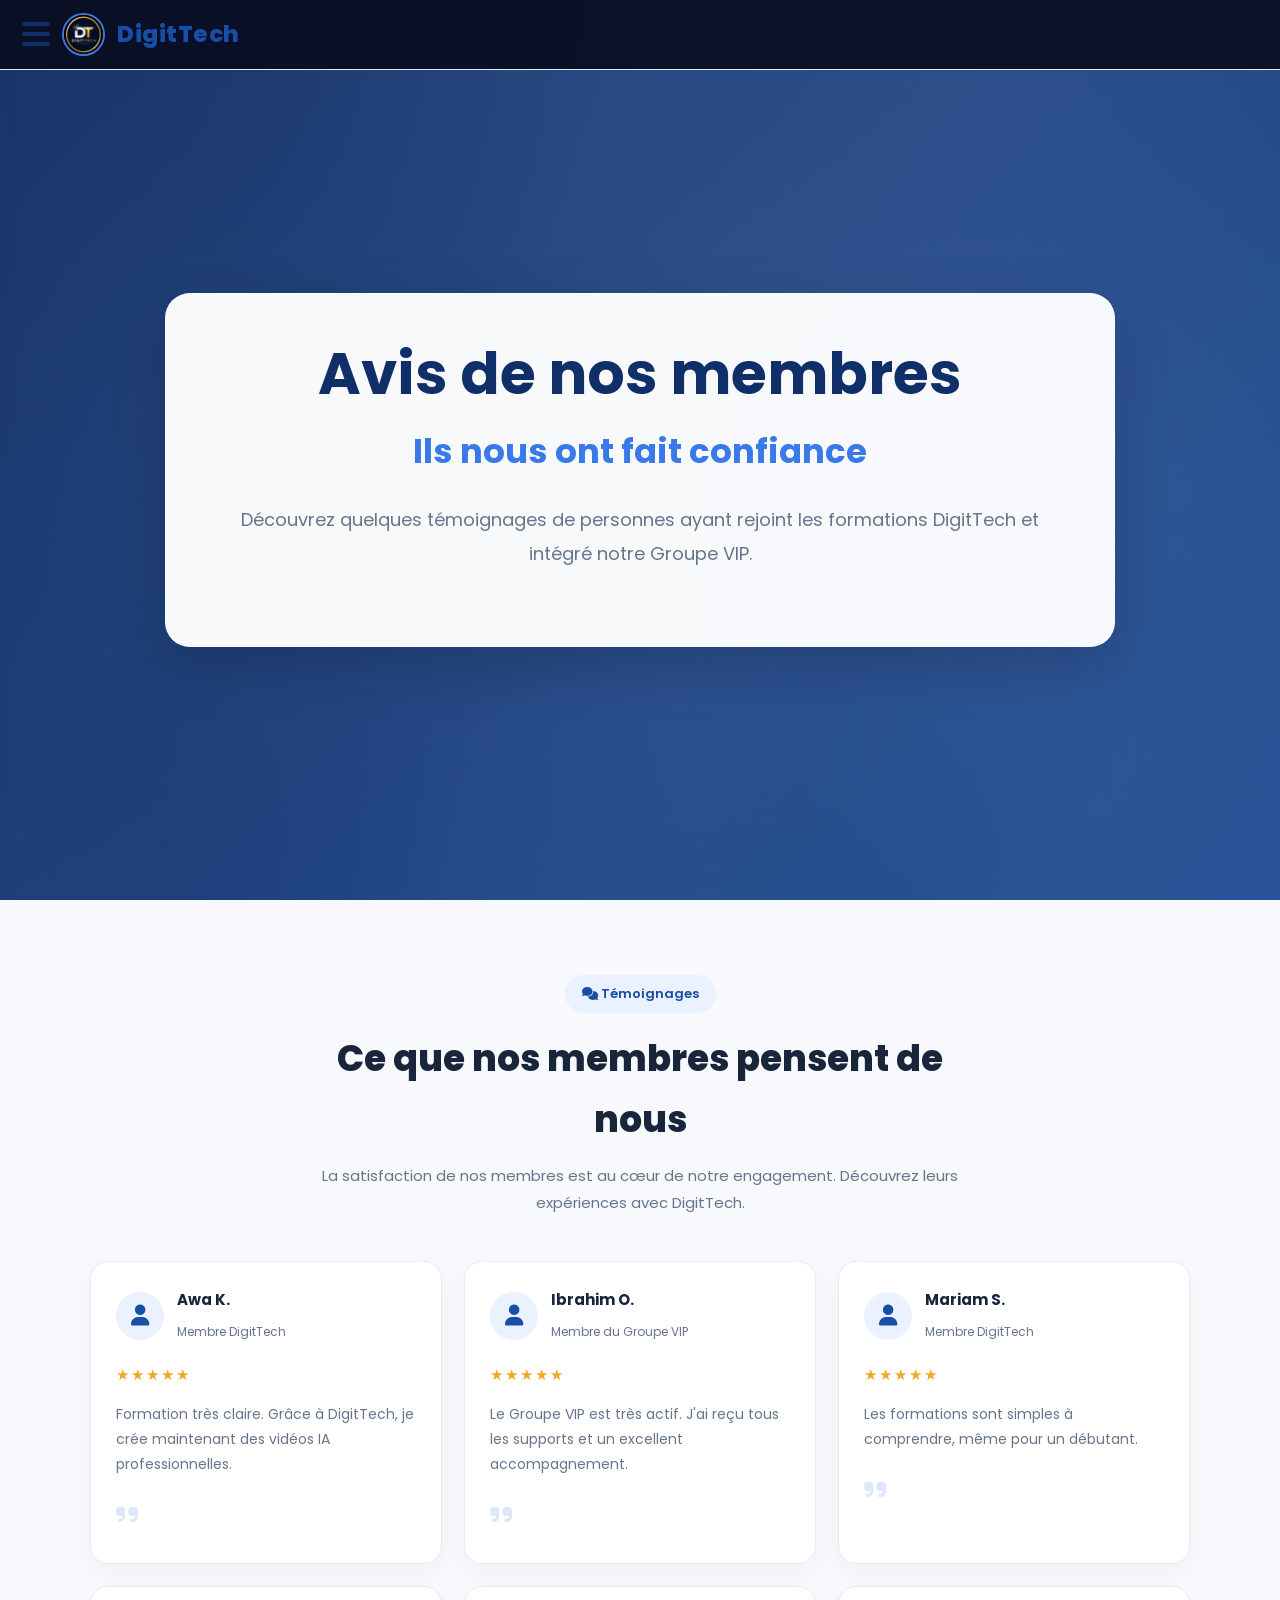
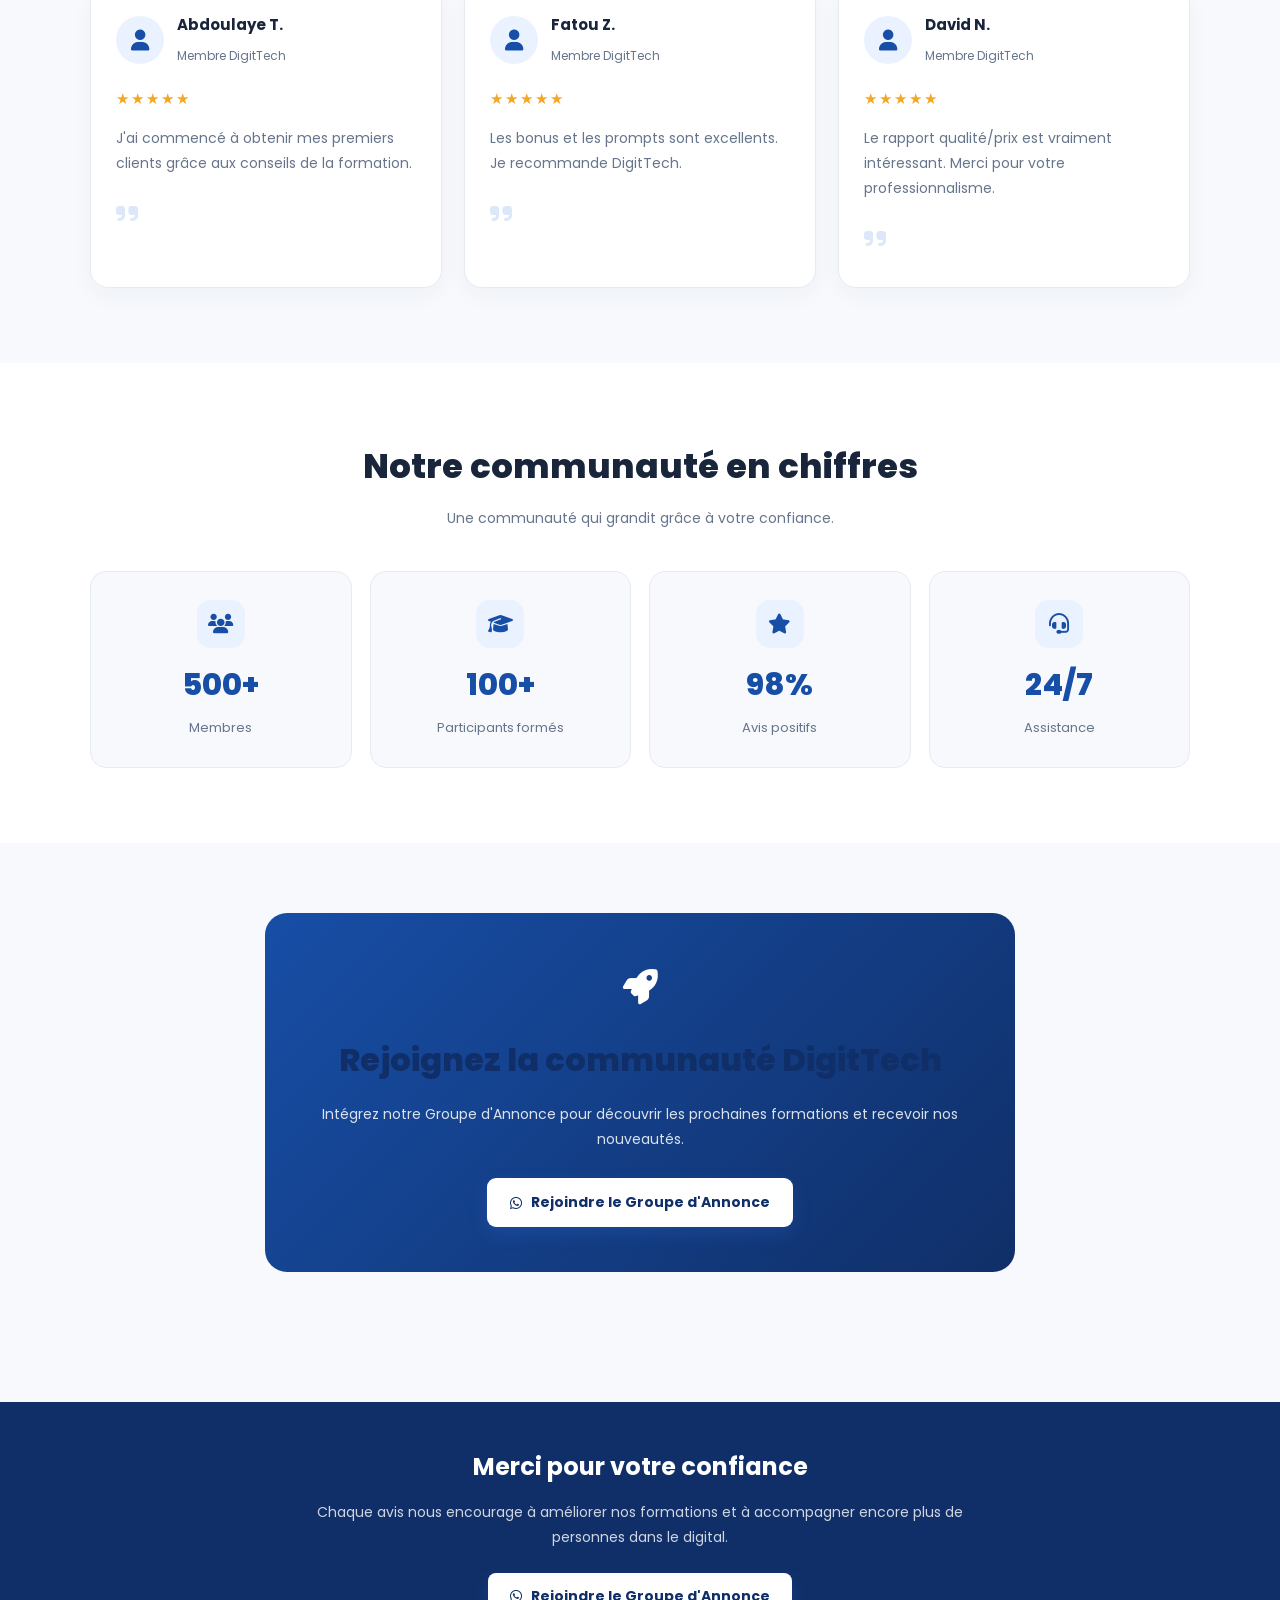
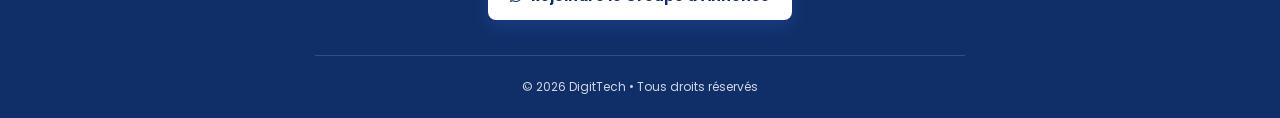
<file: avis.html>
<!DOCTYPE html>
<html lang="fr">

<head>
  <meta charset="UTF-8">
  <meta name="viewport" content="width=device-width, initial-scale=1.0">

  <meta name="theme-color" content="#102F68">
  <meta name="description" content="Découvrez les avis et témoignages des membres de DigitTech sur nos formations digitales et notre accompagnement.">

  <title>Avis des membres | DigitTech</title>

  <link rel="stylesheet" href="style.css">

  <link rel="preconnect" href="https://fonts.googleapis.com">
  <link rel="preconnect" href="https://fonts.gstatic.com" crossorigin>

  <link href="https://fonts.googleapis.com/css2?family=Poppins:wght@300;400;500;600;700;800&display=swap" rel="stylesheet">

  <link rel="stylesheet"
  href="https://cdnjs.cloudflare.com/ajax/libs/font-awesome/6.7.2/css/all.min.css">

  <style>
    /* ================= AVIS ================= */

    .reviews-section {
      padding: 75px 7%;
      background: var(--background);
    }

    .reviews-heading {
      text-align: center;
      max-width: 700px;
      margin: 0 auto 45px;
    }

    .reviews-label {
      display: inline-block;
      color: var(--primary);
      background: #eaf1ff;
      padding: 8px 17px;
      border-radius: 30px;
      font-size: 13px;
      font-weight: 600;
      margin-bottom: 15px;
    }

    .reviews-heading h2 {
      color: var(--text);
      font-size: clamp(25px, 4vw, 36px);
      font-weight: 800;
      margin-bottom: 12px;
    }

    .reviews-heading p {
      color: var(--muted);
      line-height: 1.8;
      font-size: 15px;
    }

    .reviews-grid {
      display: grid;
      grid-template-columns: repeat(3, 1fr);
      gap: 22px;
      max-width: 1150px;
      margin: auto;
    }

    .review-card {
      background: var(--surface);
      border: 1px solid var(--border);
      border-radius: 18px;
      padding: 25px;
      box-shadow: 0 8px 25px rgba(20, 50, 90, 0.04);
      transition: transform 0.3s ease, box-shadow 0.3s ease;
    }

    .review-card:hover {
      transform: translateY(-5px);
      box-shadow: 0 14px 30px rgba(20, 50, 90, 0.09);
    }

    .review-top {
      display: flex;
      align-items: center;
      gap: 13px;
      margin-bottom: 18px;
    }

    .review-avatar {
      width: 48px;
      height: 48px;
      border-radius: 50%;
      background: #eaf1ff;
      color: var(--primary);
      display: flex;
      align-items: center;
      justify-content: center;
      font-size: 21px;
      flex-shrink: 0;
    }

    .review-name h3 {
      color: var(--text);
      font-size: 15px;
      font-weight: 700;
      margin: 0 0 4px;
    }

    .review-name span {
      color: var(--muted);
      font-size: 12px;
    }

    .review-stars {
      color: #F5A623;
      font-size: 15px;
      letter-spacing: 2px;
      margin-bottom: 14px;
    }

    .review-card > p {
      color: var(--muted);
      font-size: 14px;
      line-height: 1.8;
      margin: 0;
    }

    .review-quote {
      color: #dce8fa;
      font-size: 25px;
      margin-top: 18px;
    }

    /* ================= STATISTIQUES ================= */

    .community-section {
      padding: 75px 7%;
      background: var(--surface);
    }

    .community-heading {
      text-align: center;
      margin-bottom: 40px;
    }

    .community-heading h2 {
      color: var(--text);
      font-size: clamp(25px, 4vw, 34px);
      font-weight: 800;
      margin-bottom: 10px;
    }

    .community-heading p {
      color: var(--muted);
      font-size: 14px;
    }

    .community-stats {
      display: grid;
      grid-template-columns: repeat(4, 1fr);
      gap: 18px;
      max-width: 1100px;
      margin: auto;
    }

    .stat-card {
      text-align: center;
      padding: 28px 15px;
      background: var(--background);
      border: 1px solid var(--border);
      border-radius: 16px;
    }

    .stat-icon {
      width: 48px;
      height: 48px;
      margin: 0 auto 12px;
      border-radius: 14px;
      display: flex;
      align-items: center;
      justify-content: center;
      color: var(--primary);
      background: #eaf1ff;
      font-size: 20px;
    }

    .stat-card h3 {
      color: var(--primary);
      font-size: 30px;
      font-weight: 800;
      margin-bottom: 5px;
    }

    .stat-card p {
      color: var(--muted);
      font-size: 13px;
      margin: 0;
    }

    /* ================= APPEL À L'ACTION ================= */

    .reviews-cta {
      padding: 70px 7%;
      background: var(--background);
      text-align: center;
    }

    .reviews-cta-content {
      max-width: 750px;
      margin: auto;
      padding: 45px 25px;
      background: linear-gradient(135deg, #174EA6, #102F68);
      border-radius: 22px;
      color: white;
    }

    .reviews-cta-content .cta-icon {
      font-size: 35px;
      margin-bottom: 15px;
    }

    .reviews-cta-content h2 {
      font-size: clamp(23px, 4vw, 32px);
      font-weight: 800;
      margin-bottom: 15px;
    }

    .reviews-cta-content p {
      color: rgba(255,255,255,0.85);
      font-size: 14px;
      line-height: 1.8;
      margin-bottom: 25px;
    }

    .reviews-cta-content .btn {
      display: inline-flex;
      align-items: center;
      justify-content: center;
      gap: 9px;
      background: white;
      color: var(--primary-dark);
      padding: 13px 23px;
      border-radius: 9px;
      text-decoration: none;
      font-size: 14px;
      font-weight: 700;
      transition: 0.3s;
    }

    .reviews-cta-content .btn:hover {
      transform: translateY(-3px);
      background: #eaf1ff;
    }

    /* ================= FOOTER ================= */

    .reviews-footer {
      background: var(--primary-dark);
      color: white;
      text-align: center;
      padding: 45px 7% 20px;
    }

    .reviews-footer h2 {
      font-size: 24px;
      font-weight: 700;
      margin-bottom: 12px;
    }

    .reviews-footer > p {
      max-width: 650px;
      margin: 0 auto 22px;
      color: rgba(255,255,255,0.8);
      font-size: 14px;
      line-height: 1.8;
    }

    .reviews-footer .btn {
      display: inline-flex;
      align-items: center;
      gap: 9px;
      background: white;
      color: var(--primary-dark);
      padding: 12px 22px;
      border-radius: 8px;
      text-decoration: none;
      font-size: 14px;
      font-weight: 700;
      transition: 0.3s;
    }

    .reviews-footer .btn:hover {
      background: #eaf1ff;
      transform: translateY(-2px);
    }

    .reviews-footer .copy {
      border-top: 1px solid rgba(255,255,255,0.15);
      margin-top: 35px;
      padding-top: 20px;
      margin-bottom: 0;
      font-size: 12px;
    }

    /* ================= RESPONSIVE ================= */

    @media (max-width: 900px) {
      .reviews-grid {
        grid-template-columns: repeat(2, 1fr);
      }

      .community-stats {
        grid-template-columns: repeat(2, 1fr);
      }
    }

    @media (max-width: 550px) {
      .reviews-section,
      .community-section,
      .reviews-cta {
        padding: 55px 5%;
      }

      .reviews-grid {
        grid-template-columns: 1fr;
        gap: 16px;
      }

      .review-card {
        padding: 22px;
      }

      .community-stats {
        gap: 12px;
      }

      .stat-card {
        padding: 22px 10px;
      }

      .stat-card h3 {
        font-size: 25px;
      }

      .reviews-cta-content {
        padding: 35px 20px;
      }
    }
  </style>

</head>

<body>

  <!-- ================= HEADER ================= -->

  <header>
    <nav class="navbar">

      <div class="left-part">

        <button class="menu-btn" onclick="toggleMenu()" aria-label="Ouvrir le menu">
          <i class="fa-solid fa-bars"></i>
        </button>

        <img src="logo.png" class="logo-img" alt="Logo DigitTech">

        <div class="logo-text">
          DigitTech
        </div>

      </div>

    </nav>

    <!-- MENU LATÉRAL -->

    <div id="sideMenu" class="side-menu">

      <a href="index.html">Accueil</a>
      <a href="formation.html">Formation</a>
      <a href="groupe-vip.html">Groupe VIP</a>
      <a href="preuves.html">Preuves</a>
      <a href="avis.html">Avis</a>
      <a href="bonus.html">Bonus</a>
      <a href="faq.html">FAQ</a>
      <a href="contact.html">Contact</a>

    </div>

  </header>

  <!-- ================= HERO ================= -->

  <section class="hero">

    <div class="overlay">

      <h1>Avis de nos membres</h1>

      <h2>Ils nous ont fait confiance</h2>

      <p>
        Découvrez quelques témoignages de personnes ayant rejoint
        les formations DigitTech et intégré notre Groupe VIP.
      </p>

    </div>

  </section>

  <!-- ================= TÉMOIGNAGES ================= -->

  <section class="reviews-section">

    <div class="reviews-heading">

      <span class="reviews-label">
        <i class="fa-solid fa-comments"></i> Témoignages
      </span>

      <h2>Ce que nos membres pensent de nous</h2>

      <p>
        La satisfaction de nos membres est au cœur de notre engagement.
        Découvrez leurs expériences avec DigitTech.
      </p>

    </div>

    <div class="reviews-grid">

      <article class="review-card">

        <div class="review-top">

          <div class="review-avatar">
            <i class="fa-solid fa-user"></i>
          </div>

          <div class="review-name">
            <h3>Awa K.</h3>
            <span>Membre DigitTech</span>
          </div>

        </div>

        <div class="review-stars" aria-label="5 étoiles">
          ★★★★★
        </div>

        <p>
          Formation très claire. Grâce à DigitTech, je crée maintenant
          des vidéos IA professionnelles.
        </p>

        <div class="review-quote">
          <i class="fa-solid fa-quote-right"></i>
        </div>

      </article>

      <article class="review-card">

        <div class="review-top">

          <div class="review-avatar">
            <i class="fa-solid fa-user"></i>
          </div>

          <div class="review-name">
            <h3>Ibrahim O.</h3>
            <span>Membre du Groupe VIP</span>
          </div>

        </div>

        <div class="review-stars" aria-label="5 étoiles">
          ★★★★★
        </div>

        <p>
          Le Groupe VIP est très actif. J'ai reçu tous les supports
          et un excellent accompagnement.
        </p>

        <div class="review-quote">
          <i class="fa-solid fa-quote-right"></i>
        </div>

      </article>

      <article class="review-card">

        <div class="review-top">

          <div class="review-avatar">
            <i class="fa-solid fa-user"></i>
          </div>

          <div class="review-name">
            <h3>Mariam S.</h3>
            <span>Membre DigitTech</span>
          </div>

        </div>

        <div class="review-stars" aria-label="5 étoiles">
          ★★★★★
        </div>

        <p>
          Les formations sont simples à comprendre,
          même pour un débutant.
        </p>

        <div class="review-quote">
          <i class="fa-solid fa-quote-right"></i>
        </div>

      </article>

      <article class="review-card">

        <div class="review-top">

          <div class="review-avatar">
            <i class="fa-solid fa-user"></i>
          </div>

          <div class="review-name">
            <h3>Abdoulaye T.</h3>
            <span>Membre DigitTech</span>
          </div>

        </div>

        <div class="review-stars" aria-label="5 étoiles">
          ★★★★★
        </div>

        <p>
          J'ai commencé à obtenir mes premiers clients grâce
          aux conseils de la formation.
        </p>

        <div class="review-quote">
          <i class="fa-solid fa-quote-right"></i>
        </div>

      </article>

      <article class="review-card">

        <div class="review-top">

          <div class="review-avatar">
            <i class="fa-solid fa-user"></i>
          </div>

          <div class="review-name">
            <h3>Fatou Z.</h3>
            <span>Membre DigitTech</span>
          </div>

        </div>

        <div class="review-stars" aria-label="5 étoiles">
          ★★★★★
        </div>

        <p>
          Les bonus et les prompts sont excellents.
          Je recommande DigitTech.
        </p>

        <div class="review-quote">
          <i class="fa-solid fa-quote-right"></i>
        </div>

      </article>

      <article class="review-card">

        <div class="review-top">

          <div class="review-avatar">
            <i class="fa-solid fa-user"></i>
          </div>

          <div class="review-name">
            <h3>David N.</h3>
            <span>Membre DigitTech</span>
          </div>

        </div>

        <div class="review-stars" aria-label="5 étoiles">
          ★★★★★
        </div>

        <p>
          Le rapport qualité/prix est vraiment intéressant.
          Merci pour votre professionnalisme.
        </p>

        <div class="review-quote">
          <i class="fa-solid fa-quote-right"></i>
        </div>

      </article>

    </div>

  </section>

  <!-- ================= STATISTIQUES ================= -->

  <section class="community-section">

    <div class="community-heading">

      <h2>Notre communauté en chiffres</h2>

      <p>
        Une communauté qui grandit grâce à votre confiance.
      </p>

    </div>

    <div class="community-stats">

      <div class="stat-card">

        <div class="stat-icon">
          <i class="fa-solid fa-users"></i>
        </div>

        <h3>500+</h3>
        <p>Membres</p>

      </div>

      <div class="stat-card">

        <div class="stat-icon">
          <i class="fa-solid fa-graduation-cap"></i>
        </div>

        <h3>100+</h3>
        <p>Participants formés</p>

      </div>

      <div class="stat-card">

        <div class="stat-icon">
          <i class="fa-solid fa-star"></i>
        </div>

        <h3>98%</h3>
        <p>Avis positifs</p>

      </div>

      <div class="stat-card">

        <div class="stat-icon">
          <i class="fa-solid fa-headset"></i>
        </div>

        <h3>24/7</h3>
        <p>Assistance</p>

      </div>

    </div>

  </section>

  <!-- ================= APPEL À L'ACTION ================= -->

  <section class="reviews-cta">

    <div class="reviews-cta-content">

      <div class="cta-icon">
        <i class="fa-solid fa-rocket"></i>
      </div>

      <h2>Rejoignez la communauté DigitTech</h2>

      <p>
        Intégrez notre Groupe d'Annonce pour découvrir
        les prochaines formations et recevoir nos nouveautés.
      </p>

      <a class="btn"
      href="https://chat.whatsapp.com/JlaxVI8kq6m8McZjeliCpW?s=cl&p=a&mlu=4&ilr=4&iam=0"
      target="_blank"
      rel="noopener noreferrer">

        <i class="fa-brands fa-whatsapp"></i>
        Rejoindre le Groupe d'Annonce

      </a>

    </div>

  </section>

  <!-- ================= FOOTER ================= -->

  <footer class="reviews-footer">

    <h2>Merci pour votre confiance</h2>

    <p>
      Chaque avis nous encourage à améliorer nos formations
      et à accompagner encore plus de personnes dans le digital.
    </p>

    <a class="btn"
    href="https://chat.whatsapp.com/JlaxVI8kq6m8McZjeliCpW?s=cl&p=a&mlu=4&ilr=4&iam=0"
    target="_blank"
    rel="noopener noreferrer">

      <i class="fa-brands fa-whatsapp"></i>
      Rejoindre le Groupe d'Annonce

    </a>

    <p class="copy">
      © 2026 DigitTech • Tous droits réservés
    </p>

  </footer>

  <!-- ================= WHATSAPP FLOTTANT ================= -->

  <a class="floating"
  href="https://chat.whatsapp.com/FYWNgCwQcP150XDOipoffU?s=cl&p=a&ilr=4"
  target="_blank"
  rel="noopener noreferrer"
  aria-label="Rejoindre DigitTech sur WhatsApp">

    <i class="fa-brands fa-whatsapp"></i>

  </a>

  <script src="script.js"></script>

</body>
</html>
</file>
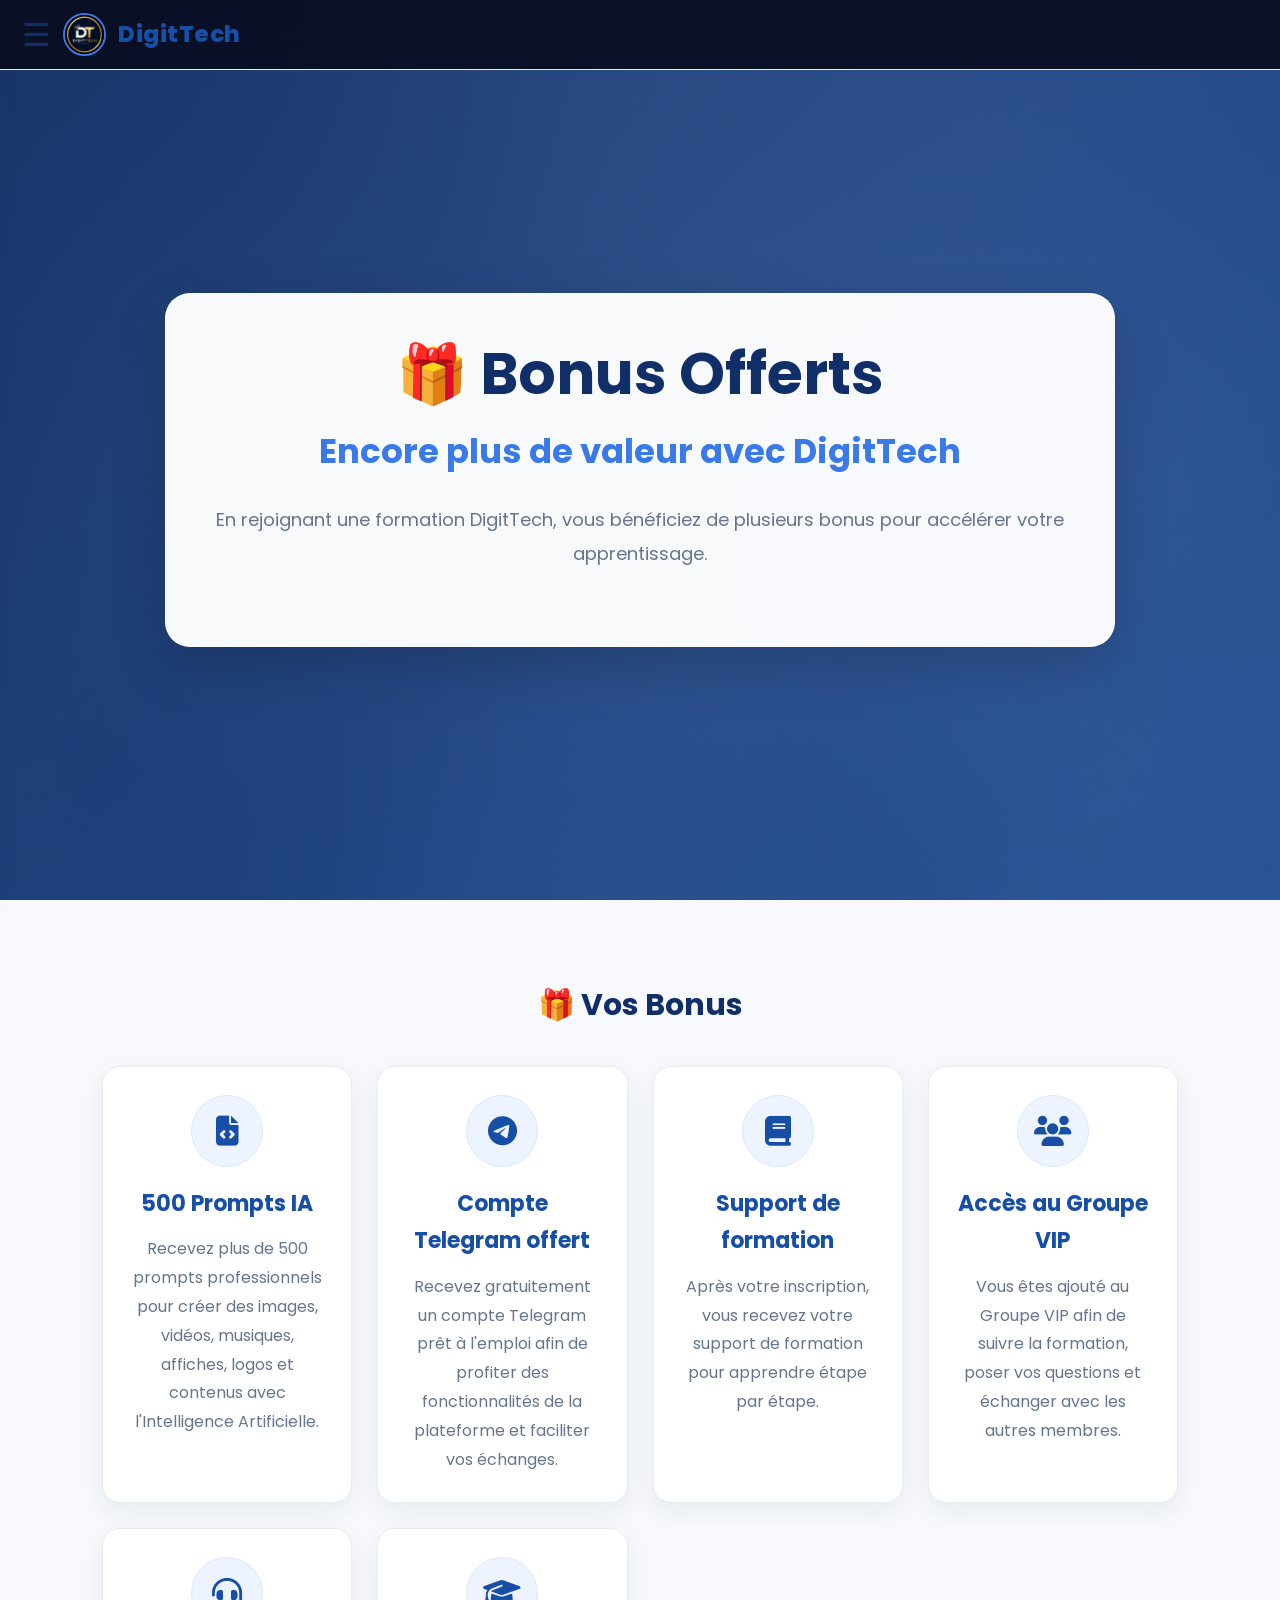
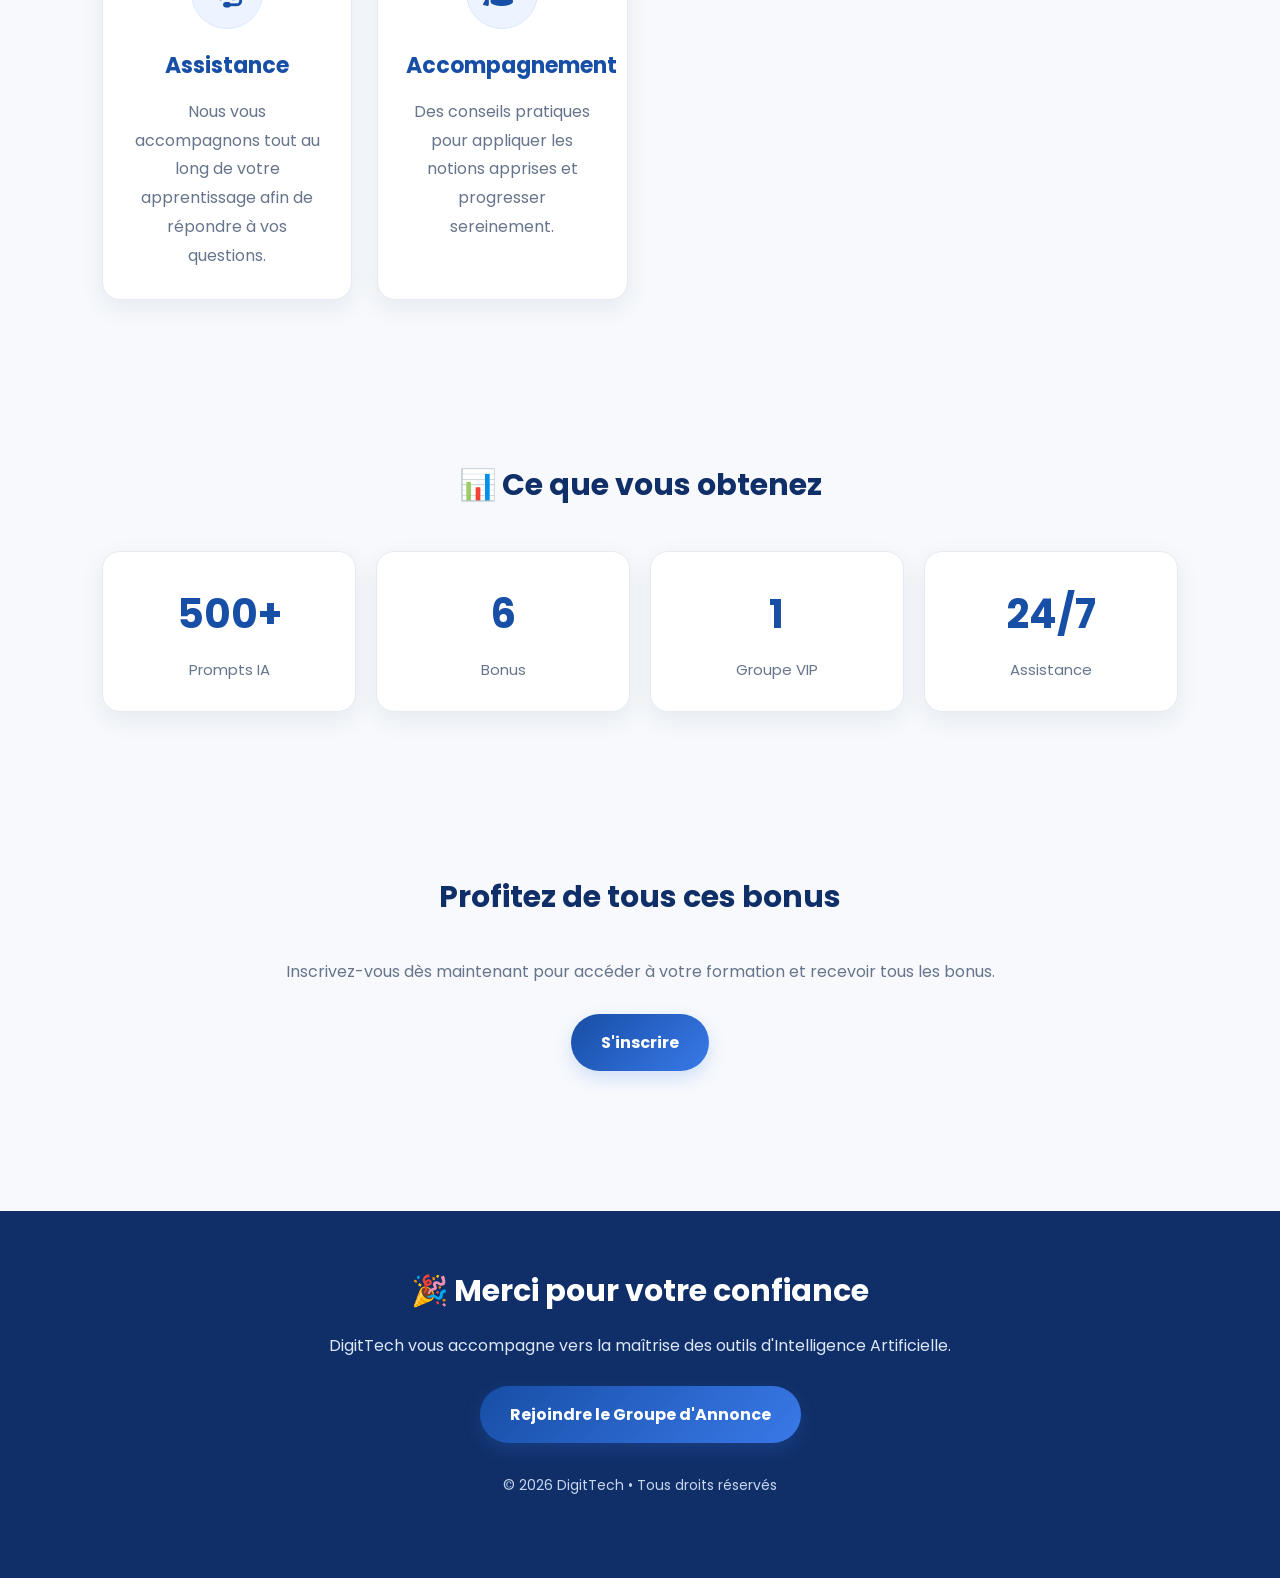
<file: bonus.html>
<!DOCTYPE html>  <html lang="fr">  <head>  <meta charset="UTF-8">  
<meta name="viewport" content="width=device-width, initial-scale=1.0">  <title>Bonus | DigitTech</title>  <link rel="stylesheet" href="style.css">  <link rel="preconnect" href="https://fonts.googleapis.com">  <link rel="preconnect" href="https://fonts.gstatic.com" crossorigin>  <link href="https://fonts.googleapis.com/css2?family=Poppins:wght@300;400;600;700;800&display=swap" rel="stylesheet">  <link rel="stylesheet"  
href="https://cdnjs.cloudflare.com/ajax/libs/font-awesome/6.7.2/css/all.min.css">  </head>  <body>  <header>  <nav class="navbar">  <div class="left-part">  <button class="menu-btn" onclick="toggleMenu()">  
☰  
</button>  <img src="logo.png" class="logo-img" alt="Logo DigitTech">  <div class="logo-text">  
DigitTech  
</div>  </div>  </nav>  <div id="sideMenu" class="side-menu">  <a href="index.html"> Accueil</a>

<a href="formation.html"> Formation</a>

<a href="groupe-vip.html"> Groupe VIP</a>

<a href="preuves.html"> Preuves</a>

<a href="avis.html"> Avis</a>

<a href="bonus.html"> Bonus</a>

<a href="faq.html"> FAQ</a>

<a href="contact.html"> Contact</a>

</div>  </header>  <section class="hero">  <div class="overlay">  <h1>🎁 Bonus Offerts</h1>  <h2>Encore plus de valeur avec DigitTech</h2>  <p>  En rejoignant une formation DigitTech, vous bénéficiez de plusieurs bonus pour accélérer votre apprentissage.

</p>  </div>  </section>  <section>  <h2>🎁 Vos Bonus</h2>  <div class="cards">  <div class="card">  <i class="fa-solid fa-file-code"></i>

<h3>500 Prompts IA</h3>  <p>  Recevez plus de 500 prompts professionnels pour créer des images, vidéos, musiques, affiches, logos et contenus avec l'Intelligence Artificielle.

</p>  </div>  <div class="card">  <i class="fa-brands fa-telegram"></i>

<h3>Compte Telegram offert</h3>  <p>  Recevez gratuitement un compte Telegram prêt à l'emploi afin de profiter des fonctionnalités de la plateforme et faciliter vos échanges.

</p>  </div>  <div class="card">  <i class="fa-solid fa-book"></i>

<h3>Support de formation</h3>  <p>  Après votre inscription, vous recevez votre support de formation pour apprendre étape par étape.

</p>  </div>  <div class="card">  <i class="fa-solid fa-users"></i>

<h3>Accès au Groupe VIP</h3>  <p>  Vous êtes ajouté au Groupe VIP afin de suivre la formation, poser vos questions et échanger avec les autres membres.

</p>  </div>  <div class="card">  <i class="fa-solid fa-headset"></i>

<h3>Assistance</h3>  <p>  Nous vous accompagnons tout au long de votre apprentissage afin de répondre à vos questions.

</p>  </div>  <div class="card">  <i class="fa-solid fa-graduation-cap"></i>

<h3>Accompagnement</h3>  <p>  Des conseils pratiques pour appliquer les notions apprises et progresser sereinement.

</p>  </div>  </div>  </section>  <section>  <h2>📊 Ce que vous obtenez</h2>  <div class="stats">  <div>  <h1>500+</h1>  <p>Prompts IA</p>  </div>  <div>  <h1>6</h1>  <p>Bonus</p>  </div>  <div>  <h1>1</h1>  <p>Groupe VIP</p>  </div>  <div>  <h1>24/7</h1>  <p>Assistance</p>  </div>  </div>  </section>  <section style="text-align:center;">  <h2> Profitez de tous ces bonus</h2>  <p>  Inscrivez-vous dès maintenant pour accéder à votre formation et recevoir tous les bonus.

</p>  <br>  <a class="btn"

href="https://wa.me/22657420577?text=Bonjour%20DigitTech%20!%20Je%20souhaite%20m'inscrire%20à%20une%20formation.%20Merci%20de%20m'indiquer%20la%20procédure."

target="_blank">

S'inscrire

</a>  </section>  <footer>  <h2>🎉 Merci pour votre confiance</h2>  <p>  DigitTech vous accompagne vers la maîtrise des outils d'Intelligence Artificielle.

</p>  <a class="btn"

href="https://chat.whatsapp.com/JlaxVI8kq6m8McZjeliCpW?s=cl&p=a&mlu=4&ilr=4&iam=0"

target="_blank">

Rejoindre le Groupe d'Annonce

</a>  <p class="copy">  © 2026 DigitTech • Tous droits réservés

</p>  </footer>  <a class="floating"

href="https://chat.whatsapp.com/JlaxVI8kq6m8McZjeliCpW?s=cl&p=a&mlu=4&ilr=4&iam=0"

target="_blank">

<i class="fa-brands fa-whatsapp"></i>

</a>  <script src="script.js"></script>  </body>  </html>
</file>
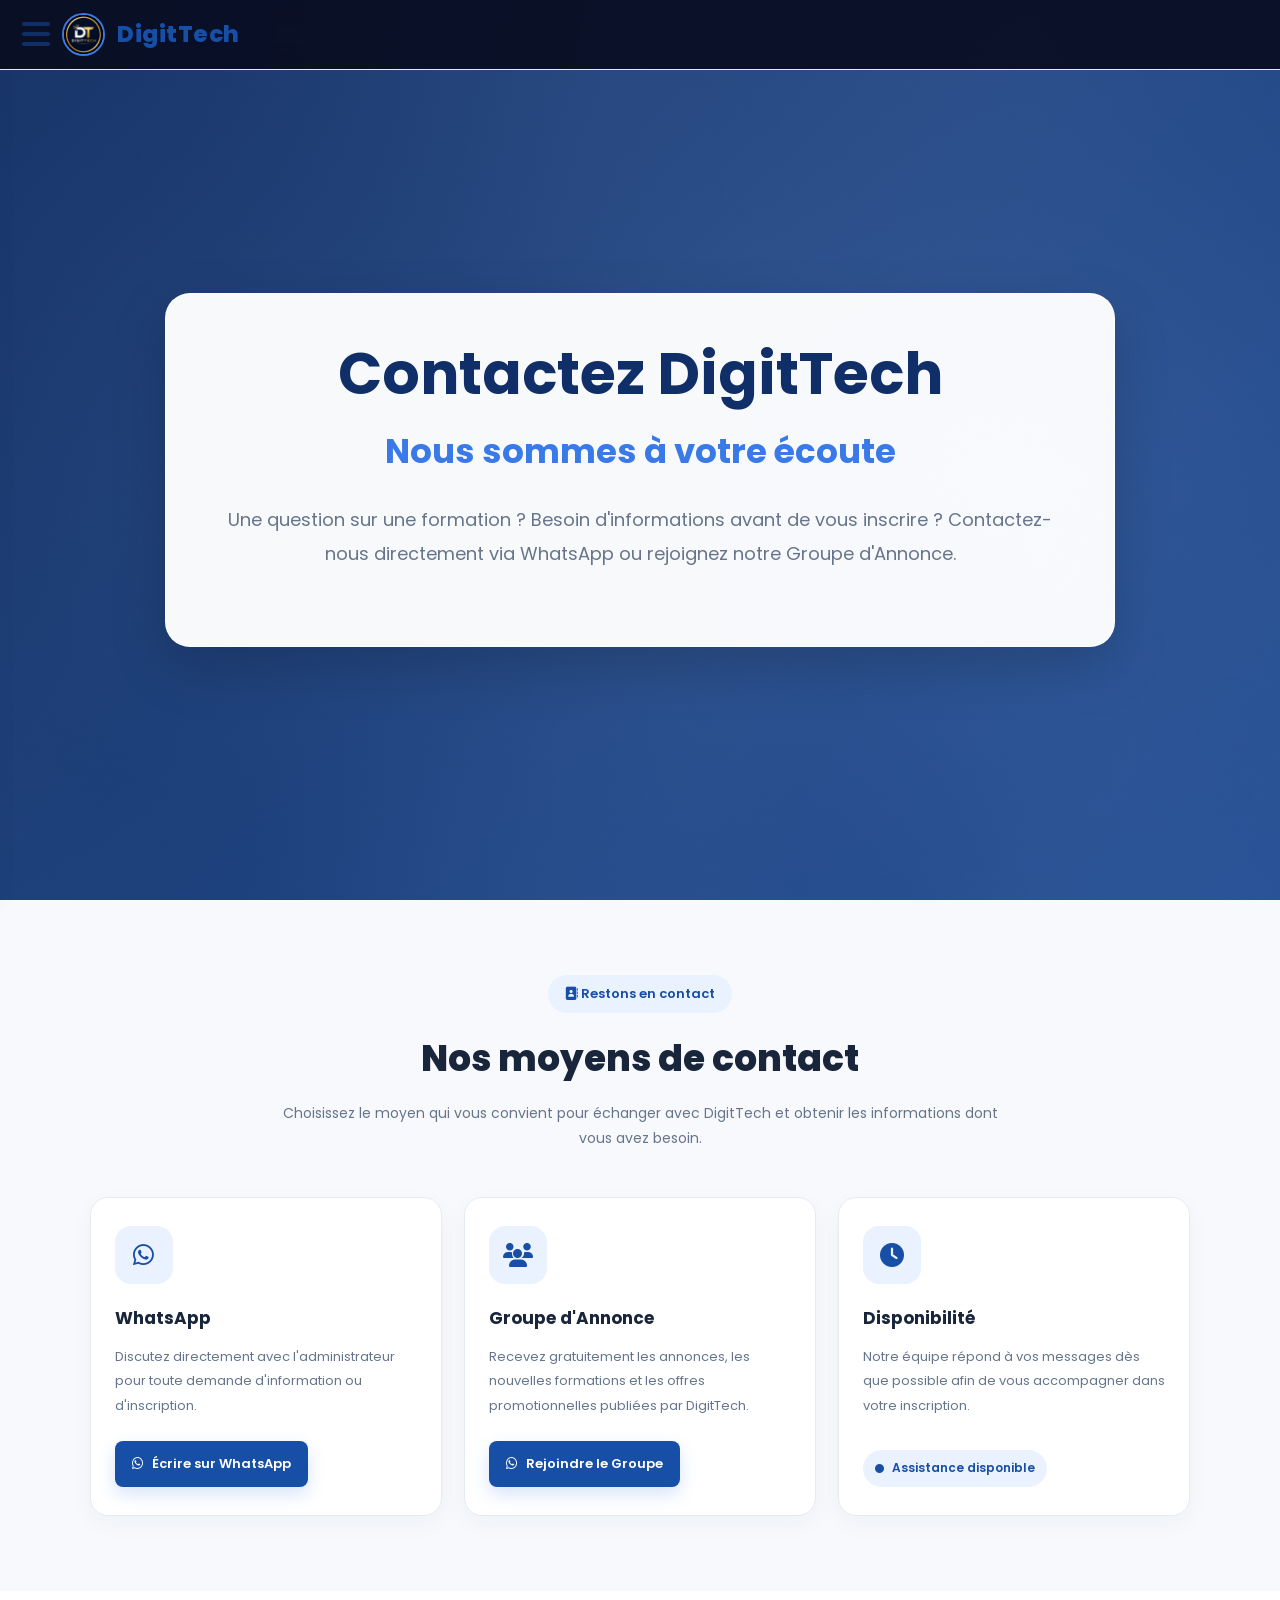
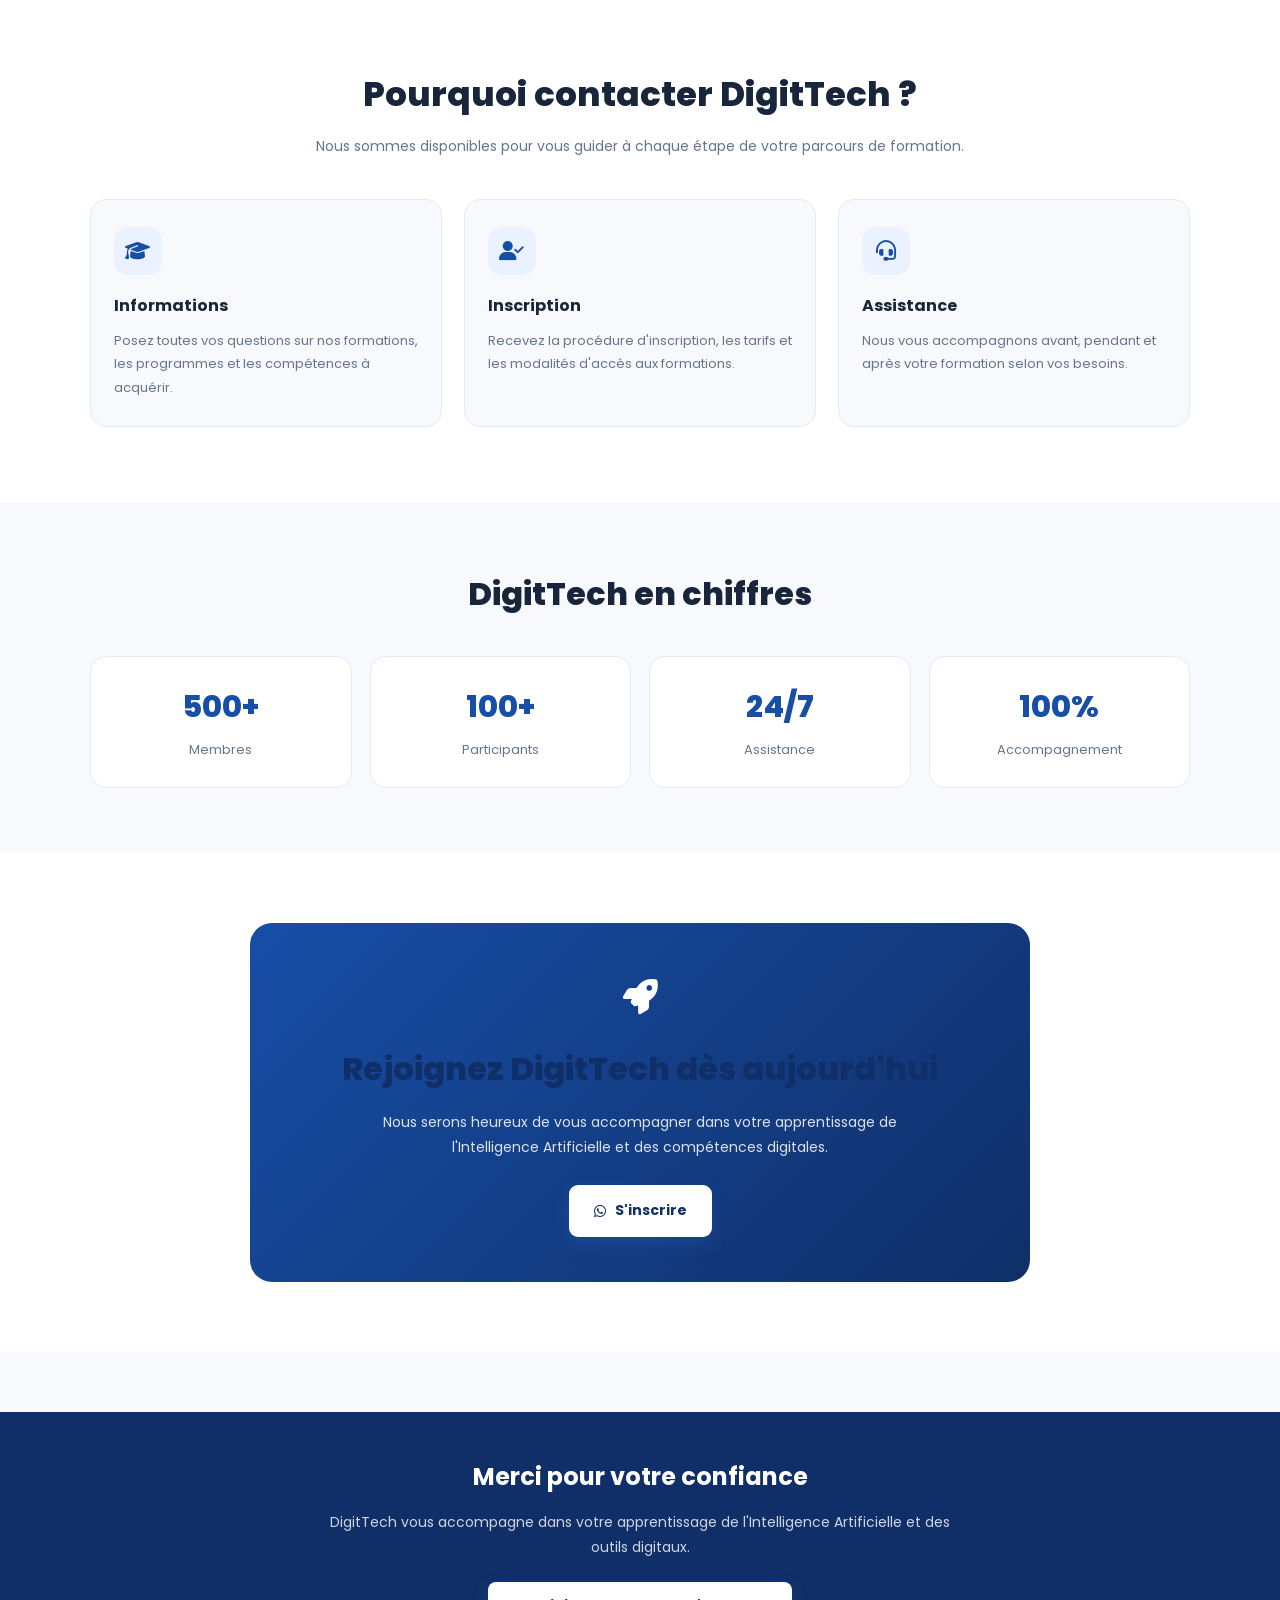
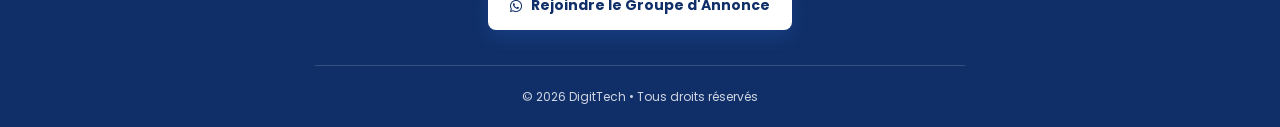
<file: contact.html>
<!DOCTYPE html>
<html lang="fr">

<head>

  <meta charset="UTF-8">
  <meta name="viewport" content="width=device-width, initial-scale=1.0">

  <meta name="theme-color" content="#102F68">
  <meta name="description" content="Contactez DigitTech pour obtenir des informations sur nos formations digitales, les inscriptions et l'accompagnement.">

  <title>Contact | DigitTech</title>

  <link rel="stylesheet" href="style.css">

  <link rel="preconnect" href="https://fonts.googleapis.com">
  <link rel="preconnect" href="https://fonts.gstatic.com" crossorigin>

  <link href="https://fonts.googleapis.com/css2?family=Poppins:wght@300;400;500;600;700;800&display=swap" rel="stylesheet">

  <link rel="stylesheet"
  href="https://cdnjs.cloudflare.com/ajax/libs/font-awesome/6.7.2/css/all.min.css">

  <style>

    /* ================= CONTACT ================= */

    .contact-section {
      padding: 75px 7%;
      background: var(--background);
    }

    .contact-heading {
      max-width: 720px;
      margin: 0 auto 45px;
      text-align: center;
    }

    .contact-label {
      display: inline-block;
      padding: 8px 17px;
      border-radius: 30px;
      background: #eaf1ff;
      color: var(--primary);
      font-size: 13px;
      font-weight: 600;
      margin-bottom: 15px;
    }

    .contact-heading h2 {
      color: var(--text);
      font-size: clamp(25px, 4vw, 36px);
      font-weight: 800;
      margin-bottom: 12px;
    }

    .contact-heading p {
      color: var(--muted);
      font-size: 14px;
      line-height: 1.8;
    }

    .contact-grid {
      display: grid;
      grid-template-columns: repeat(3, 1fr);
      gap: 22px;
      max-width: 1150px;
      margin: auto;
    }

    .contact-card {
      display: flex;
      flex-direction: column;
      align-items: flex-start;
      background: var(--surface);
      border: 1px solid var(--border);
      border-radius: 18px;
      padding: 28px 24px;
      box-shadow: 0 8px 25px rgba(20, 50, 90, 0.04);
      transition: 0.3s ease;
    }

    .contact-card:hover {
      transform: translateY(-5px);
      box-shadow: 0 14px 30px rgba(20, 50, 90, 0.09);
      border-color: #cbdaf4;
    }

    .contact-icon {
      width: 58px;
      height: 58px;
      display: flex;
      align-items: center;
      justify-content: center;
      background: #eaf1ff;
      color: var(--primary);
      border-radius: 16px;
      font-size: 24px;
      margin-bottom: 20px;
    }

    .contact-card h3 {
      color: var(--text);
      font-size: 17px;
      font-weight: 700;
      margin-bottom: 12px;
    }

    .contact-card p {
      color: var(--muted);
      font-size: 13px;
      line-height: 1.9;
      margin: 0 0 22px;
      flex-grow: 1;
    }

    .contact-card .btn {
      display: inline-flex;
      align-items: center;
      justify-content: center;
      gap: 9px;
      padding: 12px 17px;
      border-radius: 8px;
      background: var(--primary);
      color: white;
      text-decoration: none;
      font-size: 13px;
      font-weight: 600;
      transition: 0.3s;
    }

    .contact-card .btn:hover {
      background: var(--primary-dark);
      transform: translateY(-2px);
    }

    .contact-status {
      display: inline-flex;
      align-items: center;
      gap: 8px;
      padding: 8px 12px;
      border-radius: 30px;
      background: #eaf1ff;
      color: var(--primary);
      font-size: 12px;
      font-weight: 600;
    }

    .contact-status i {
      font-size: 9px;
    }

    /* ================= POURQUOI CONTACTER ================= */

    .why-contact-section {
      padding: 75px 7%;
      background: var(--surface);
    }

    .why-contact-heading {
      text-align: center;
      max-width: 700px;
      margin: 0 auto 40px;
    }

    .why-contact-heading h2 {
      color: var(--text);
      font-size: clamp(25px, 4vw, 34px);
      font-weight: 800;
      margin-bottom: 10px;
    }

    .why-contact-heading p {
      color: var(--muted);
      font-size: 14px;
      line-height: 1.8;
    }

    .why-contact-grid {
      display: grid;
      grid-template-columns: repeat(3, 1fr);
      gap: 22px;
      max-width: 1150px;
      margin: auto;
    }

    .why-contact-card {
      padding: 27px 23px;
      background: var(--background);
      border: 1px solid var(--border);
      border-radius: 16px;
      transition: 0.3s;
    }

    .why-contact-card:hover {
      transform: translateY(-4px);
      border-color: #cbdaf4;
    }

    .why-contact-card .why-icon {
      width: 48px;
      height: 48px;
      display: flex;
      align-items: center;
      justify-content: center;
      border-radius: 14px;
      background: #eaf1ff;
      color: var(--primary);
      font-size: 20px;
      margin-bottom: 17px;
    }

    .why-contact-card h3 {
      color: var(--text);
      font-size: 16px;
      margin-bottom: 10px;
    }

    .why-contact-card p {
      color: var(--muted);
      font-size: 13px;
      line-height: 1.8;
      margin: 0;
    }

    /* ================= STATISTIQUES ================= */

    .contact-stats-section {
      padding: 65px 7%;
      background: var(--background);
    }

    .contact-stats-heading {
      text-align: center;
      margin-bottom: 35px;
    }

    .contact-stats-heading h2 {
      color: var(--text);
      font-size: clamp(24px, 4vw, 32px);
      font-weight: 800;
    }

    .contact-stats {
      display: grid;
      grid-template-columns: repeat(4, 1fr);
      gap: 18px;
      max-width: 1100px;
      margin: auto;
    }

    .contact-stat {
      text-align: center;
      padding: 25px 15px;
      background: var(--surface);
      border: 1px solid var(--border);
      border-radius: 16px;
    }

    .contact-stat h3 {
      color: var(--primary);
      font-size: 30px;
      font-weight: 800;
      margin-bottom: 5px;
    }

    .contact-stat p {
      color: var(--muted);
      font-size: 13px;
      margin: 0;
    }

    /* ================= APPEL FINAL ================= */

    .contact-cta {
      padding: 70px 7%;
      background: var(--surface);
      text-align: center;
    }

    .contact-cta-content {
      max-width: 780px;
      margin: auto;
      padding: 45px 25px;
      border-radius: 22px;
      background: linear-gradient(135deg, #174EA6, #102F68);
      color: white;
    }

    .contact-cta-content .cta-icon {
      font-size: 35px;
      margin-bottom: 15px;
    }

    .contact-cta-content h2 {
      font-size: clamp(23px, 4vw, 32px);
      font-weight: 800;
      margin-bottom: 13px;
    }

    .contact-cta-content p {
      max-width: 580px;
      margin: 0 auto 25px;
      color: rgba(255,255,255,0.85);
      font-size: 14px;
      line-height: 1.8;
    }

    .contact-cta-content .btn {
      display: inline-flex;
      align-items: center;
      justify-content: center;
      gap: 9px;
      padding: 14px 25px;
      border-radius: 9px;
      background: white;
      color: var(--primary-dark);
      text-decoration: none;
      font-size: 14px;
      font-weight: 700;
      transition: 0.3s;
    }

    .contact-cta-content .btn:hover {
      background: #eaf1ff;
      transform: translateY(-3px);
    }

    /* ================= FOOTER ================= */

    .contact-footer {
      padding: 45px 7% 20px;
      background: var(--primary-dark);
      color: white;
      text-align: center;
    }

    .contact-footer h2 {
      font-size: 24px;
      font-weight: 700;
      margin-bottom: 12px;
    }

    .contact-footer > p {
      max-width: 650px;
      margin: 0 auto 22px;
      color: rgba(255,255,255,0.8);
      font-size: 14px;
      line-height: 1.8;
    }

    .contact-footer .btn {
      display: inline-flex;
      align-items: center;
      justify-content: center;
      gap: 9px;
      padding: 12px 22px;
      border-radius: 8px;
      background: white;
      color: var(--primary-dark);
      text-decoration: none;
      font-size: 14px;
      font-weight: 700;
      transition: 0.3s;
    }

    .contact-footer .btn:hover {
      background: #eaf1ff;
      transform: translateY(-2px);
    }

    .contact-footer .copy {
      border-top: 1px solid rgba(255,255,255,0.15);
      margin-top: 35px;
      padding-top: 20px;
      margin-bottom: 0;
      font-size: 12px;
    }

    /* ================= RESPONSIVE ================= */

    @media (max-width: 900px) {

      .contact-grid,
      .why-contact-grid {
        grid-template-columns: repeat(2, 1fr);
      }

      .contact-stats {
        grid-template-columns: repeat(2, 1fr);
      }

    }

    @media (max-width: 550px) {

      .contact-section,
      .why-contact-section,
      .contact-stats-section,
      .contact-cta {
        padding: 55px 5%;
      }

      .contact-grid,
      .why-contact-grid {
        grid-template-columns: 1fr;
        gap: 16px;
      }

      .contact-card,
      .why-contact-card {
        padding: 23px 21px;
      }

      .contact-stats {
        gap: 12px;
      }

      .contact-stat {
        padding: 22px 10px;
      }

      .contact-stat h3 {
        font-size: 25px;
      }

      .contact-cta-content {
        padding: 35px 20px;
      }

    }

  </style>

</head>

<body>

  <!-- ================= HEADER ================= -->

  <header>

    <nav class="navbar">

      <div class="left-part">

        <button class="menu-btn"
        onclick="toggleMenu()"
        aria-label="Ouvrir le menu">

          <i class="fa-solid fa-bars"></i>

        </button>

        <img src="logo.png" class="logo-img" alt="Logo DigitTech">

        <div class="logo-text">
          DigitTech
        </div>

      </div>

    </nav>

    <!-- MENU LATÉRAL -->

    <div id="sideMenu" class="side-menu">

      <a href="index.html">Accueil</a>
      <a href="formation.html">Formation</a>
      <a href="groupe-vip.html">Groupe VIP</a>
      <a href="preuves.html">Preuves</a>
      <a href="avis.html">Avis</a>
      <a href="bonus.html">Bonus</a>
      <a href="faq.html">FAQ</a>
      <a href="contact.html">Contact</a>

    </div>

  </header>

  <!-- ================= HERO ================= -->

  <section class="hero">

    <div class="overlay">

      <h1>Contactez DigitTech</h1>

      <h2>Nous sommes à votre écoute</h2>

      <p>
        Une question sur une formation ? Besoin d'informations
        avant de vous inscrire ? Contactez-nous directement via
        WhatsApp ou rejoignez notre Groupe d'Annonce.
      </p>

    </div>

  </section>

  <!-- ================= MOYENS DE CONTACT ================= -->

  <section class="contact-section">

    <div class="contact-heading">

      <span class="contact-label">
        <i class="fa-solid fa-address-book"></i>
        Restons en contact
      </span>

      <h2>Nos moyens de contact</h2>

      <p>
        Choisissez le moyen qui vous convient pour échanger
        avec DigitTech et obtenir les informations dont vous avez besoin.
      </p>

    </div>

    <div class="contact-grid">

      <!-- WHATSAPP -->

      <article class="contact-card">

        <div class="contact-icon">
          <i class="fa-brands fa-whatsapp"></i>
        </div>

        <h3>WhatsApp</h3>

        <p>
          Discutez directement avec l'administrateur pour toute
          demande d'information ou d'inscription.
        </p>

        <a class="btn"
        href="https://wa.me/22657420577?text=Bonjour%20DigitTech%20!%20Je%20souhaite%20obtenir%20plus%20d'informations%20sur%20vos%20formations."
        target="_blank"
        rel="noopener noreferrer">

          <i class="fa-brands fa-whatsapp"></i>
          Écrire sur WhatsApp

        </a>

      </article>

      <!-- GROUPE D'ANNONCE -->

      <article class="contact-card">

        <div class="contact-icon">
          <i class="fa-solid fa-users"></i>
        </div>

        <h3>Groupe d'Annonce</h3>

        <p>
          Recevez gratuitement les annonces, les nouvelles formations
          et les offres promotionnelles publiées par DigitTech.
        </p>

        <a class="btn"
        href="https://chat.whatsapp.com/FYWNgCwQcP150XDOipoffU?s=cl&p=a&ilr=4"
        target="_blank"
        rel="noopener noreferrer">

          <i class="fa-brands fa-whatsapp"></i>
          Rejoindre le Groupe

        </a>

      </article>

      <!-- DISPONIBILITÉ -->

      <article class="contact-card">

        <div class="contact-icon">
          <i class="fa-solid fa-clock"></i>
        </div>

        <h3>Disponibilité</h3>

        <p>
          Notre équipe répond à vos messages dès que possible
          afin de vous accompagner dans votre inscription.
        </p>

        <span class="contact-status">
          <i class="fa-solid fa-circle"></i>
          Assistance disponible
        </span>

      </article>

    </div>

  </section>

  <!-- ================= POURQUOI NOUS CONTACTER ================= -->

  <section class="why-contact-section">

    <div class="why-contact-heading">

      <h2>Pourquoi contacter DigitTech ?</h2>

      <p>
        Nous sommes disponibles pour vous guider à chaque étape
        de votre parcours de formation.
      </p>

    </div>

    <div class="why-contact-grid">

      <article class="why-contact-card">

        <div class="why-icon">
          <i class="fa-solid fa-graduation-cap"></i>
        </div>

        <h3>Informations</h3>

        <p>
          Posez toutes vos questions sur nos formations,
          les programmes et les compétences à acquérir.
        </p>

      </article>

      <article class="why-contact-card">

        <div class="why-icon">
          <i class="fa-solid fa-user-check"></i>
        </div>

        <h3>Inscription</h3>

        <p>
          Recevez la procédure d'inscription, les tarifs
          et les modalités d'accès aux formations.
        </p>

      </article>

      <article class="why-contact-card">

        <div class="why-icon">
          <i class="fa-solid fa-headset"></i>
        </div>

        <h3>Assistance</h3>

        <p>
          Nous vous accompagnons avant, pendant et après
          votre formation selon vos besoins.
        </p>

      </article>

    </div>

  </section>

  <!-- ================= STATISTIQUES ================= -->

  <section class="contact-stats-section">

    <div class="contact-stats-heading">

      <h2>DigitTech en chiffres</h2>

    </div>

    <div class="contact-stats">

      <div class="contact-stat">

        <h3>500+</h3>
        <p>Membres</p>

      </div>

      <div class="contact-stat">

        <h3>100+</h3>
        <p>Participants</p>

      </div>

      <div class="contact-stat">

        <h3>24/7</h3>
        <p>Assistance</p>

      </div>

      <div class="contact-stat">

        <h3>100%</h3>
        <p>Accompagnement</p>

      </div>

    </div>

  </section>

  <!-- ================= APPEL FINAL ================= -->

  <section class="contact-cta">

    <div class="contact-cta-content">

      <div class="cta-icon">
        <i class="fa-solid fa-rocket"></i>
      </div>

      <h2>Rejoignez DigitTech dès aujourd'hui</h2>

      <p>
        Nous serons heureux de vous accompagner dans votre
        apprentissage de l'Intelligence Artificielle et des
        compétences digitales.
      </p>

      <a class="btn"
      href="https://wa.me/22657420577?text=Bonjour%20DigitTech%20!%20Je%20souhaite%20m'inscrire%20%C3%A0%20une%20formation."
      target="_blank"
      rel="noopener noreferrer">

        <i class="fa-brands fa-whatsapp"></i>
        S'inscrire

      </a>

    </div>

  </section>

  <!-- ================= FOOTER ================= -->

  <footer class="contact-footer">

    <h2>Merci pour votre confiance</h2>

    <p>
      DigitTech vous accompagne dans votre apprentissage
      de l'Intelligence Artificielle et des outils digitaux.
    </p>

    <a class="btn"
    href="https://chat.whatsapp.com/FYWNgCwQcP150XDOipoffU?s=cl&p=a&ilr=4"
    target="_blank"
    rel="noopener noreferrer">

      <i class="fa-brands fa-whatsapp"></i>
      Rejoindre le Groupe d'Annonce

    </a>

    <p class="copy">
      © 2026 DigitTech • Tous droits réservés
    </p>

  </footer>

  <!-- ================= WHATSAPP FLOTTANT ================= -->

  <a class="floating"
  href="https://wa.me/22657420577"
  target="_blank"
  rel="noopener noreferrer"
  aria-label="Contacter DigitTech sur WhatsApp">

    <i class="fa-brands fa-whatsapp"></i>

  </a>

  <script src="script.js"></script>

</body>
</html>
</file>
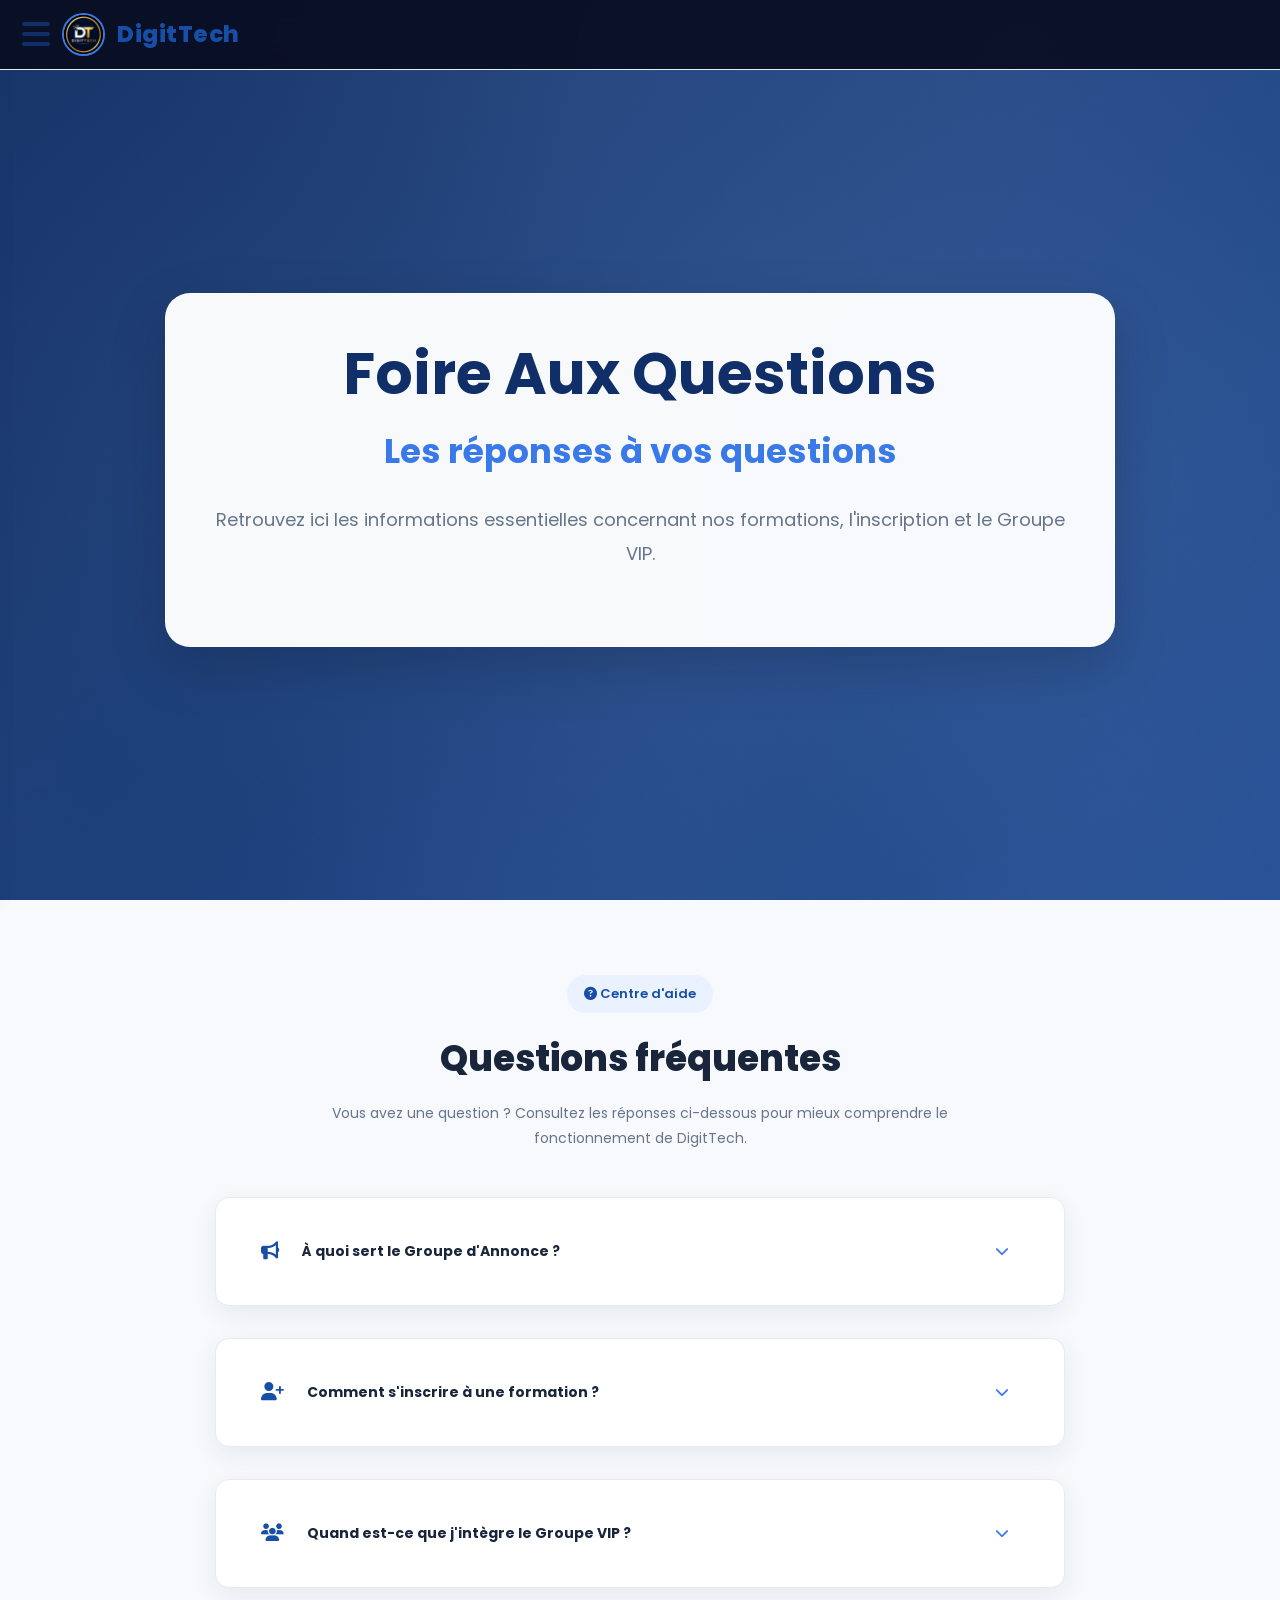
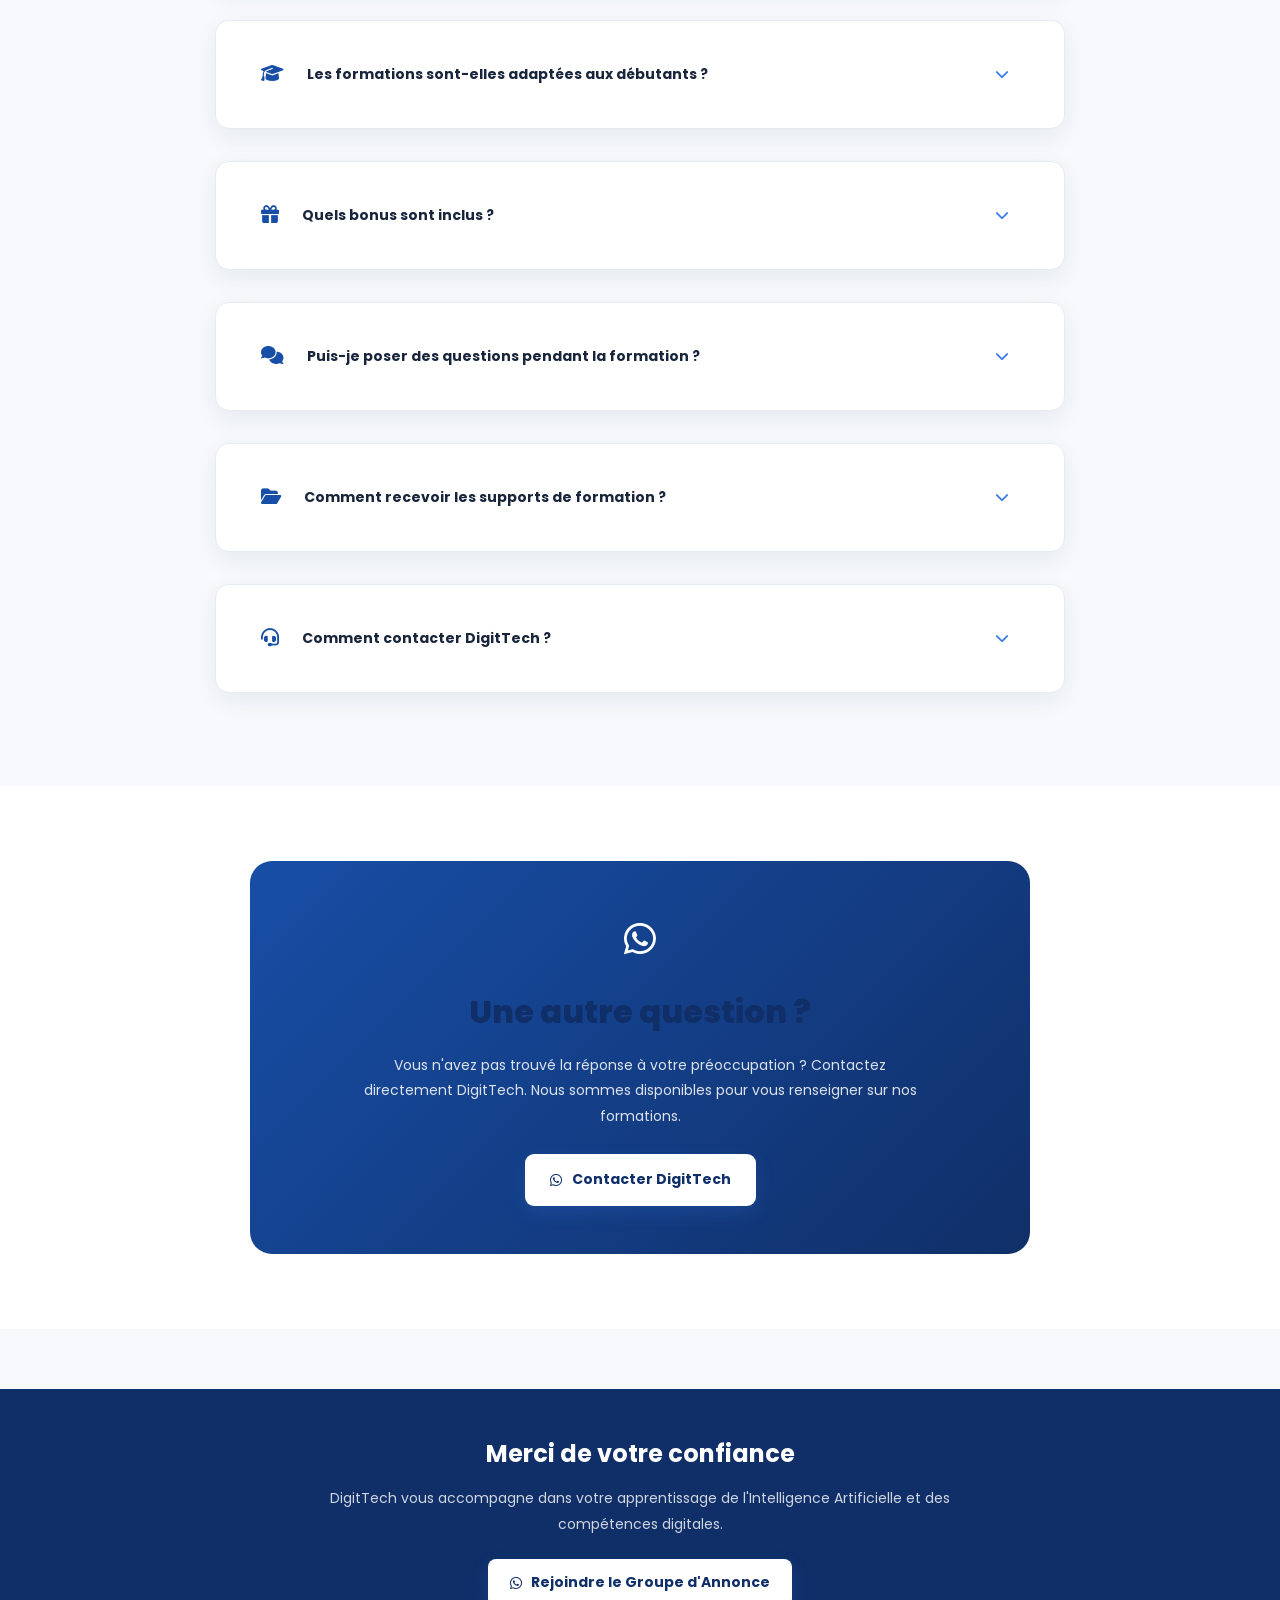
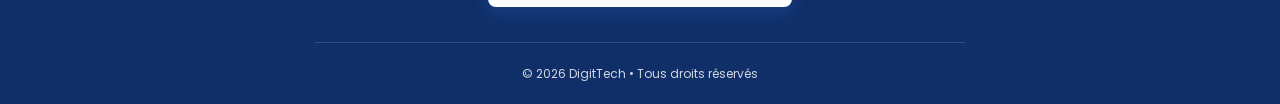
<file: faq.html>
<!DOCTYPE html>
<html lang="fr">

<head>

  <meta charset="UTF-8">
  <meta name="viewport" content="width=device-width, initial-scale=1.0">

  <meta name="theme-color" content="#102F68">
  <meta name="description" content="Consultez les réponses aux questions fréquentes sur les formations, les inscriptions et le Groupe VIP DigitTech.">

  <title>FAQ | DigitTech</title>

  <link rel="stylesheet" href="style.css">

  <link rel="preconnect" href="https://fonts.googleapis.com">
  <link rel="preconnect" href="https://fonts.gstatic.com" crossorigin>

  <link href="https://fonts.googleapis.com/css2?family=Poppins:wght@300;400;500;600;700;800&display=swap" rel="stylesheet">

  <link rel="stylesheet"
  href="https://cdnjs.cloudflare.com/ajax/libs/font-awesome/6.7.2/css/all.min.css">

  <style>

    /* ================= FAQ ================= */

    .faq-section {
      padding: 75px 7%;
      background: var(--background);
    }

    .faq-heading {
      max-width: 720px;
      margin: 0 auto 45px;
      text-align: center;
    }

    .faq-label {
      display: inline-block;
      padding: 8px 17px;
      border-radius: 30px;
      background: #eaf1ff;
      color: var(--primary);
      font-size: 13px;
      font-weight: 600;
      margin-bottom: 15px;
    }

    .faq-heading h2 {
      color: var(--text);
      font-size: clamp(25px, 4vw, 36px);
      font-weight: 800;
      margin-bottom: 12px;
    }

    .faq-heading p {
      color: var(--muted);
      font-size: 14px;
      line-height: 1.8;
    }

    .faq-list {
      max-width: 850px;
      margin: auto;
      display: flex;
      flex-direction: column;
      gap: 14px;
    }

    .faq-item {
      background: var(--surface);
      border: 1px solid var(--border);
      border-radius: 14px;
      overflow: hidden;
      transition: 0.3s ease;
    }

    .faq-item:hover {
      border-color: #cbdaf4;
      box-shadow: 0 8px 22px rgba(20, 50, 90, 0.05);
    }

    .faq-question {
      width: 100%;
      display: flex;
      align-items: center;
      justify-content: space-between;
      gap: 15px;
      padding: 21px 23px;
      border: none;
      background: transparent;
      color: var(--text);
      text-align: left;
      font-family: inherit;
      font-size: 14px;
      font-weight: 700;
      cursor: pointer;
    }

    .faq-question-left {
      display: flex;
      align-items: center;
      gap: 13px;
    }

    .faq-question-left i {
      color: var(--primary);
      font-size: 18px;
      flex-shrink: 0;
    }

    .faq-arrow {
      color: var(--primary);
      font-size: 14px;
      transition: transform 0.3s ease;
      flex-shrink: 0;
    }

    .faq-item.active .faq-arrow {
      transform: rotate(180deg);
    }

    .faq-answer {
      display: grid;
      grid-template-rows: 0fr;
      transition: grid-template-rows 0.3s ease;
    }

    .faq-item.active .faq-answer {
      grid-template-rows: 1fr;
    }

    .faq-answer-inner {
      overflow: hidden;
    }

    .faq-answer p {
      padding: 0 23px 22px 54px;
      color: var(--muted);
      font-size: 13px;
      line-height: 1.9;
      margin: 0;
    }

    .faq-answer strong {
      color: var(--primary);
    }

    /* ================= CONTACT ================= */

    .faq-contact {
      padding: 75px 7%;
      background: var(--surface);
      text-align: center;
    }

    .faq-contact-content {
      max-width: 780px;
      margin: auto;
      padding: 48px 25px;
      border-radius: 22px;
      background: linear-gradient(135deg, #174EA6, #102F68);
      color: white;
    }

    .faq-contact-icon {
      font-size: 36px;
      margin-bottom: 15px;
    }

    .faq-contact-content h2 {
      font-size: clamp(23px, 4vw, 32px);
      font-weight: 800;
      margin-bottom: 14px;
    }

    .faq-contact-content p {
      max-width: 580px;
      margin: 0 auto 25px;
      color: rgba(255,255,255,0.85);
      font-size: 14px;
      line-height: 1.8;
    }

    .faq-contact-content .btn {
      display: inline-flex;
      align-items: center;
      justify-content: center;
      gap: 10px;
      padding: 14px 25px;
      border-radius: 9px;
      background: white;
      color: var(--primary-dark);
      text-decoration: none;
      font-size: 14px;
      font-weight: 700;
      transition: 0.3s;
    }

    .faq-contact-content .btn:hover {
      background: #eaf1ff;
      transform: translateY(-3px);
    }

    /* ================= FOOTER ================= */

    .faq-footer {
      padding: 45px 7% 20px;
      background: var(--primary-dark);
      color: white;
      text-align: center;
    }

    .faq-footer h2 {
      font-size: 24px;
      font-weight: 700;
      margin-bottom: 12px;
    }

    .faq-footer > p {
      max-width: 650px;
      margin: 0 auto 22px;
      color: rgba(255,255,255,0.8);
      font-size: 14px;
      line-height: 1.8;
    }

    .faq-footer .btn {
      display: inline-flex;
      align-items: center;
      justify-content: center;
      gap: 9px;
      padding: 12px 22px;
      border-radius: 8px;
      background: white;
      color: var(--primary-dark);
      text-decoration: none;
      font-size: 14px;
      font-weight: 700;
      transition: 0.3s;
    }

    .faq-footer .btn:hover {
      background: #eaf1ff;
      transform: translateY(-2px);
    }

    .faq-footer .copy {
      border-top: 1px solid rgba(255,255,255,0.15);
      margin-top: 35px;
      padding-top: 20px;
      margin-bottom: 0;
      font-size: 12px;
    }

    /* ================= RESPONSIVE ================= */

    @media (max-width: 550px) {

      .faq-section,
      .faq-contact {
        padding: 55px 5%;
      }

      .faq-question {
        padding: 18px 16px;
        font-size: 13px;
      }

      .faq-question-left {
        gap: 10px;
      }

      .faq-answer p {
        padding: 0 16px 20px 44px;
        font-size: 12px;
      }

      .faq-contact-content {
        padding: 35px 20px;
      }

    }

  </style>

</head>

<body>

  <!-- ================= HEADER ================= -->

  <header>

    <nav class="navbar">

      <div class="left-part">

        <button class="menu-btn"
        onclick="toggleMenu()"
        aria-label="Ouvrir le menu">

          <i class="fa-solid fa-bars"></i>

        </button>

        <img src="logo.png" class="logo-img" alt="Logo DigitTech">

        <div class="logo-text">
          DigitTech
        </div>

      </div>

    </nav>

    <!-- MENU LATÉRAL -->

    <div id="sideMenu" class="side-menu">

      <a href="index.html">Accueil</a>
      <a href="formation.html">Formation</a>
      <a href="groupe-vip.html">Groupe VIP</a>
      <a href="preuves.html">Preuves</a>
      <a href="avis.html">Avis</a>
      <a href="bonus.html">Bonus</a>
      <a href="faq.html">FAQ</a>
      <a href="contact.html">Contact</a>

    </div>

  </header>

  <!-- ================= HERO ================= -->

  <section class="hero">

    <div class="overlay">

      <h1>Foire Aux Questions</h1>

      <h2>Les réponses à vos questions</h2>

      <p>
        Retrouvez ici les informations essentielles concernant
        nos formations, l'inscription et le Groupe VIP.
      </p>

    </div>

  </section>

  <!-- ================= QUESTIONS ================= -->

  <section class="faq-section">

    <div class="faq-heading">

      <span class="faq-label">
        <i class="fa-solid fa-circle-question"></i>
        Centre d'aide
      </span>

      <h2>Questions fréquentes</h2>

      <p>
        Vous avez une question ? Consultez les réponses ci-dessous
        pour mieux comprendre le fonctionnement de DigitTech.
      </p>

    </div>

    <div class="faq-list">

      <!-- QUESTION 1 -->

      <div class="faq-item">

        <button class="faq-question"
        type="button"
        aria-expanded="false"
        onclick="toggleFaq(this)">

          <span class="faq-question-left">
            <i class="fa-solid fa-bullhorn"></i>
            À quoi sert le Groupe d'Annonce ?
          </span>

          <i class="fa-solid fa-chevron-down faq-arrow"></i>

        </button>

        <div class="faq-answer">
          <div class="faq-answer-inner">

            <p>
              Le Groupe d'Annonce permet de recevoir gratuitement
              toutes les nouveautés, les prochaines formations,
              les promotions et les informations importantes
              publiées par DigitTech.
            </p>

          </div>
        </div>

      </div>

      <!-- QUESTION 2 -->

      <div class="faq-item">

        <button class="faq-question"
        type="button"
        aria-expanded="false"
        onclick="toggleFaq(this)">

          <span class="faq-question-left">
            <i class="fa-solid fa-user-plus"></i>
            Comment s'inscrire à une formation ?
          </span>

          <i class="fa-solid fa-chevron-down faq-arrow"></i>

        </button>

        <div class="faq-answer">
          <div class="faq-answer-inner">

            <p>
              Cliquez simplement sur le bouton
              <strong>S'inscrire</strong> présent sur le site.
              Vous serez redirigé vers WhatsApp pour contacter
              directement l'administrateur et obtenir les
              informations nécessaires à votre inscription.
            </p>

          </div>
        </div>

      </div>

      <!-- QUESTION 3 -->

      <div class="faq-item">

        <button class="faq-question"
        type="button"
        aria-expanded="false"
        onclick="toggleFaq(this)">

          <span class="faq-question-left">
            <i class="fa-solid fa-users"></i>
            Quand est-ce que j'intègre le Groupe VIP ?
          </span>

          <i class="fa-solid fa-chevron-down faq-arrow"></i>

        </button>

        <div class="faq-answer">
          <div class="faq-answer-inner">

            <p>
              Après la validation de votre inscription, vous êtes
              ajouté au Groupe VIP afin de recevoir votre support
              de formation, poser vos questions et bénéficier
              de l'accompagnement.
            </p>

          </div>
        </div>

      </div>

      <!-- QUESTION 4 -->

      <div class="faq-item">

        <button class="faq-question"
        type="button"
        aria-expanded="false"
        onclick="toggleFaq(this)">

          <span class="faq-question-left">
            <i class="fa-solid fa-graduation-cap"></i>
            Les formations sont-elles adaptées aux débutants ?
          </span>

          <i class="fa-solid fa-chevron-down faq-arrow"></i>

        </button>

        <div class="faq-answer">
          <div class="faq-answer-inner">

            <p>
              Oui. Les formations sont expliquées étape par étape
              afin de permettre aux débutants comme aux personnes
              expérimentées de progresser facilement.
            </p>

          </div>
        </div>

      </div>

      <!-- QUESTION 5 -->

      <div class="faq-item">

        <button class="faq-question"
        type="button"
        aria-expanded="false"
        onclick="toggleFaq(this)">

          <span class="faq-question-left">
            <i class="fa-solid fa-gift"></i>
            Quels bonus sont inclus ?
          </span>

          <i class="fa-solid fa-chevron-down faq-arrow"></i>

        </button>

        <div class="faq-answer">
          <div class="faq-answer-inner">

            <p>
              Selon la formation, vous pouvez recevoir plus de
              500 prompts IA, un compte Telegram offert, un support
              de formation, un accompagnement personnalisé ainsi
              que l'accès au Groupe VIP.
            </p>

          </div>
        </div>

      </div>

      <!-- QUESTION 6 -->

      <div class="faq-item">

        <button class="faq-question"
        type="button"
        aria-expanded="false"
        onclick="toggleFaq(this)">

          <span class="faq-question-left">
            <i class="fa-solid fa-comments"></i>
            Puis-je poser des questions pendant la formation ?
          </span>

          <i class="fa-solid fa-chevron-down faq-arrow"></i>

        </button>

        <div class="faq-answer">
          <div class="faq-answer-inner">

            <p>
              Oui. Une assistance est disponible afin de répondre
              à vos questions et vous accompagner tout au long
              de votre apprentissage.
            </p>

          </div>
        </div>

      </div>

      <!-- QUESTION 7 -->

      <div class="faq-item">

        <button class="faq-question"
        type="button"
        aria-expanded="false"
        onclick="toggleFaq(this)">

          <span class="faq-question-left">
            <i class="fa-solid fa-folder-open"></i>
            Comment recevoir les supports de formation ?
          </span>

          <i class="fa-solid fa-chevron-down faq-arrow"></i>

        </button>

        <div class="faq-answer">
          <div class="faq-answer-inner">

            <p>
              Les supports sont envoyés après votre inscription
              et sont également accessibles dans le Groupe VIP.
            </p>

          </div>
        </div>

      </div>

      <!-- QUESTION 8 -->

      <div class="faq-item">

        <button class="faq-question"
        type="button"
        aria-expanded="false"
        onclick="toggleFaq(this)">

          <span class="faq-question-left">
            <i class="fa-solid fa-headset"></i>
            Comment contacter DigitTech ?
          </span>

          <i class="fa-solid fa-chevron-down faq-arrow"></i>

        </button>

        <div class="faq-answer">
          <div class="faq-answer-inner">

            <p>
              Vous pouvez utiliser la page
              <strong>Contact</strong> du site ou cliquer sur
              le bouton WhatsApp pour échanger directement
              avec l'administrateur.
            </p>

          </div>
        </div>

      </div>

    </div>

  </section>

  <!-- ================= CONTACT ================= -->

  <section class="faq-contact">

    <div class="faq-contact-content">

      <div class="faq-contact-icon">
        <i class="fa-brands fa-whatsapp"></i>
      </div>

      <h2>Une autre question ?</h2>

      <p>
        Vous n'avez pas trouvé la réponse à votre préoccupation ?
        Contactez directement DigitTech. Nous sommes disponibles
        pour vous renseigner sur nos formations.
      </p>

      <a class="btn"
      href="https://wa.me/22663400608?text=Bonjour%20DigitTech%20!%20J'aimerais%20obtenir%20plus%20d'informations%20sur%20vos%20formations."
      target="_blank"
      rel="noopener noreferrer">

        <i class="fa-brands fa-whatsapp"></i>
        Contacter DigitTech

      </a>

    </div>

  </section>

  <!-- ================= FOOTER ================= -->

  <footer class="faq-footer">

    <h2>Merci de votre confiance</h2>

    <p>
      DigitTech vous accompagne dans votre apprentissage
      de l'Intelligence Artificielle et des compétences digitales.
    </p>

    <a class="btn"
    href="https://chat.whatsapp.com/FYWNgCwQcP150XDOipoffU?s=cl&p=a&ilr=4"
    target="_blank"
    rel="noopener noreferrer">

      <i class="fa-brands fa-whatsapp"></i>
      Rejoindre le Groupe d'Annonce

    </a>

    <p class="copy">
      © 2026 DigitTech • Tous droits réservés
    </p>

  </footer>

  <!-- ================= WHATSAPP FLOTTANT ================= -->

  <a class="floating"
  href="https://chat.whatsapp.com/FYWNgCwQcP150XDOipoffU?s=cl&p=a&ilr=4"
  target="_blank"
  rel="noopener noreferrer"
  aria-label="Rejoindre DigitTech sur WhatsApp">

    <i class="fa-brands fa-whatsapp"></i>

  </a>

  <!-- ================= SCRIPT ================= -->

  <script>

    function toggleFaq(button) {

      const currentItem = button.closest(".faq-item");
      const allItems = document.querySelectorAll(".faq-item");

      const isAlreadyOpen = currentItem.classList.contains("active");

      allItems.forEach(function(item) {

        item.classList.remove("active");

        const question = item.querySelector(".faq-question");

        question.setAttribute("aria-expanded", "false");

      });

      if (!isAlreadyOpen) {

        currentItem.classList.add("active");

        button.setAttribute("aria-expanded", "true");

      }

    }

  </script>

  <script src="script.js"></script>

</body>
</html>
</file>
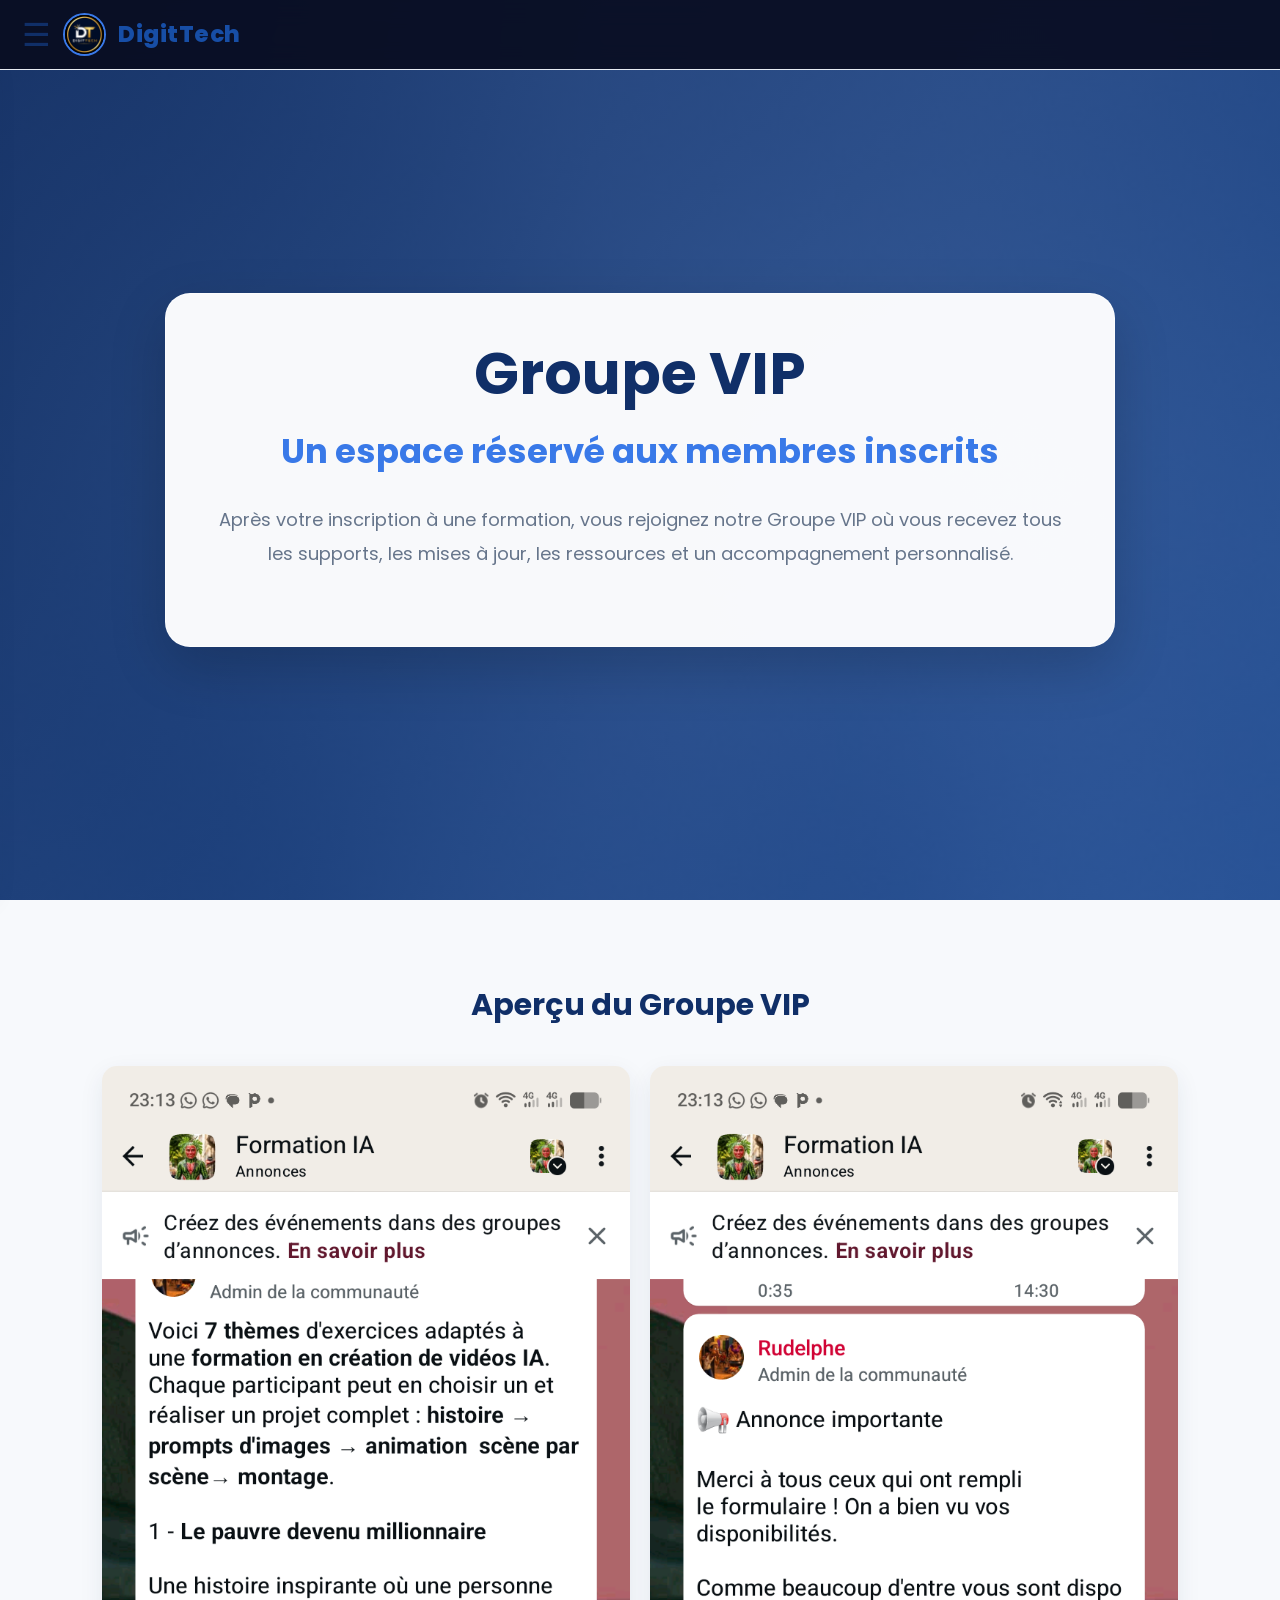
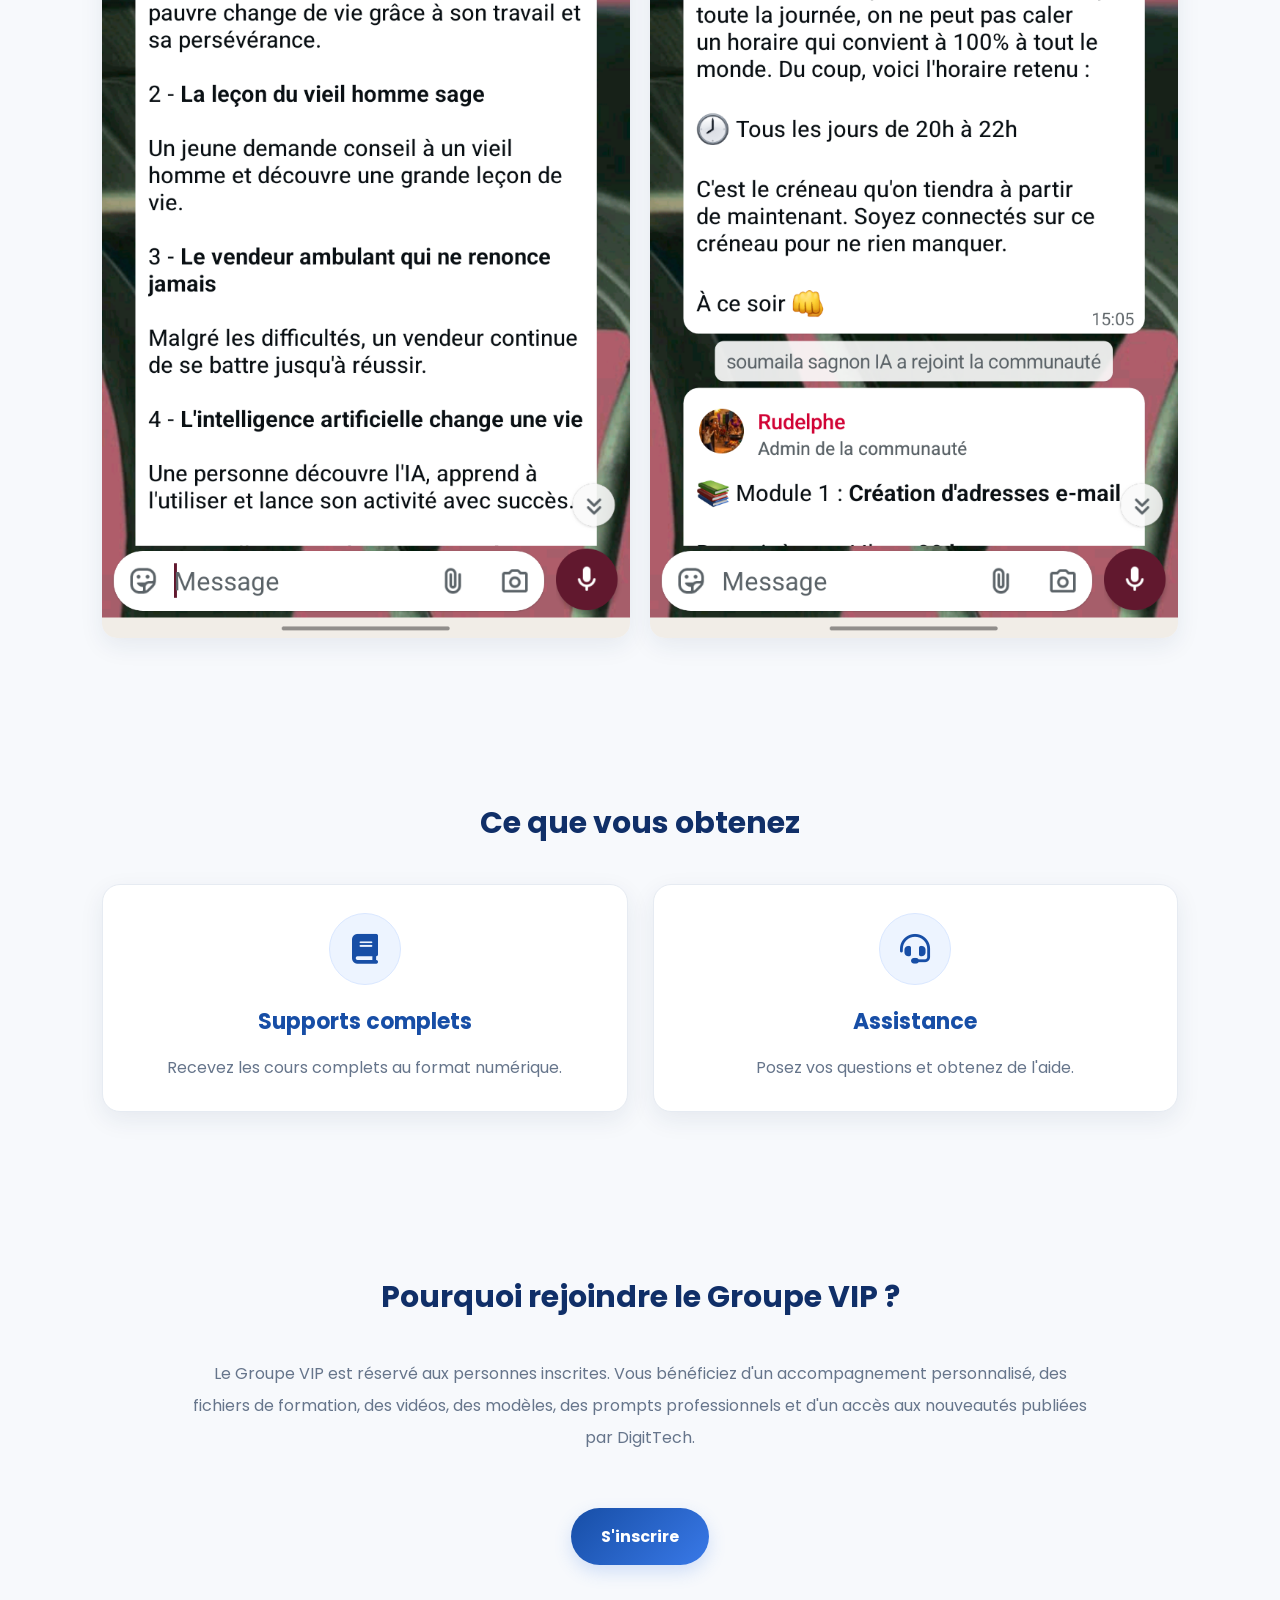
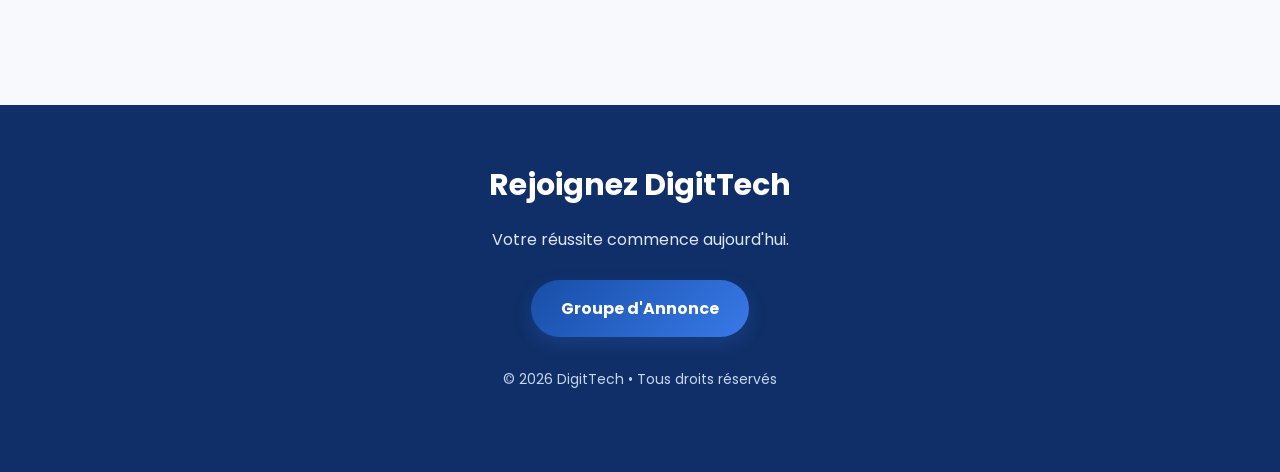
<file: groupe-vip.html>
<!DOCTYPE html>  <html lang="fr">  <head>  <meta charset="UTF-8">  
<meta name="viewport" content="width=device-width, initial-scale=1.0">  <title>Groupe VIP | DigitTech</title>  <link rel="stylesheet" href="style.css">  <link rel="preconnect" href="https://fonts.googleapis.com">  <link rel="preconnect" href="https://fonts.gstatic.com" crossorigin>  <link href="https://fonts.googleapis.com/css2?family=Poppins:wght@300;400;600;700;800&display=swap" rel="stylesheet">  <link rel="stylesheet"  
href="https://cdnjs.cloudflare.com/ajax/libs/font-awesome/6.7.2/css/all.min.css">  </head>  <body>  <header>  <nav class="navbar">  <div class="left-part">  <button class="menu-btn" onclick="toggleMenu()">  
☰  
</button>  <img src="logo.png" class="logo-img">  <div class="logo-text">  
DigitTech  
</div>  </div>  </nav>  <div id="sideMenu" class="side-menu">  <a href="index.html"> Accueil</a>

<a href="formation.html"> Formation</a>

<a href="groupe-vip.html"> Groupe VIP</a>

<a href="preuves.html"> Preuves</a>

<a href="avis.html"> Avis</a>

<a href="bonus.html"> Bonus</a>

<a href="faq.html"> FAQ</a>

<a href="contact.html"> Contact</a>

</div>  </header>  <section class="hero">  <div class="overlay">  <h1> Groupe VIP</h1>  <h2>Un espace réservé aux membres inscrits</h2>  <p>  Après votre inscription à une formation, vous rejoignez notre Groupe VIP où vous recevez tous les supports, les mises à jour, les ressources et un accompagnement personnalisé.

</p>  </div>  </section>  <section>  <h2> Aperçu du Groupe VIP</h2>  <div class="gallery">  <img src="G1.jpg">  <img src="G2.jpg">  </div>  </section>  <section>  <h2> Ce que vous obtenez</h2>  <div class="cards">  <div class="card">  <i class="fa-solid fa-book"></i>

<h3>Supports complets</h3>  <p>  Recevez les cours complets au format numérique.

</p>  </div>  <div class="card">  <i class="fa-solid fa-headset"></i>

<h3>Assistance</h3>  <p>  Posez vos questions et obtenez de l'aide.

</p>  </div>  </section>  <section>  <h2> Pourquoi rejoindre le Groupe VIP ?</h2>  <p style="text-align:center;max-width:900px;margin:auto;line-height:2;">  Le Groupe VIP est réservé aux personnes inscrites. Vous bénéficiez d'un accompagnement personnalisé, des fichiers de formation, des vidéos, des modèles, des prompts professionnels et d'un accès aux nouveautés publiées par DigitTech.

</p>  <br><br>

<div style="text-align:center;">  <a class="btn"

href="https://wa.me/22657420577?text=Bonjour%20DigitTech%20!%20Je%20souhaite%20m'inscrire%20à%20une%20formation.%20Merci%20de%20m'indiquer%20la%20procédure."

target="_blank">

S'inscrire

</a>  </div>  </section>  <footer>  <h2> Rejoignez DigitTech</h2>  <p>  Votre réussite commence aujourd'hui.

</p>  <a class="btn"

href="https://chat.whatsapp.com/JlaxVI8kq6m8McZjeliCpW?s=cl&p=a&mlu=4&ilr=4&iam=0"

target="_blank">

Groupe d'Annonce

</a>  <p class="copy">  © 2026 DigitTech • Tous droits réservés

</p>  </footer>  <a class="floating"

href="https://chat.whatsapp.com/JlaxVI8kq6m8McZjeliCpW?s=cl&p=a&mlu=4&ilr=4&iam=0"

target="_blank">

<i class="fa-brands fa-whatsapp"></i>

</a>  <script src="script.js"></script>  </body>  
</html>
</file>
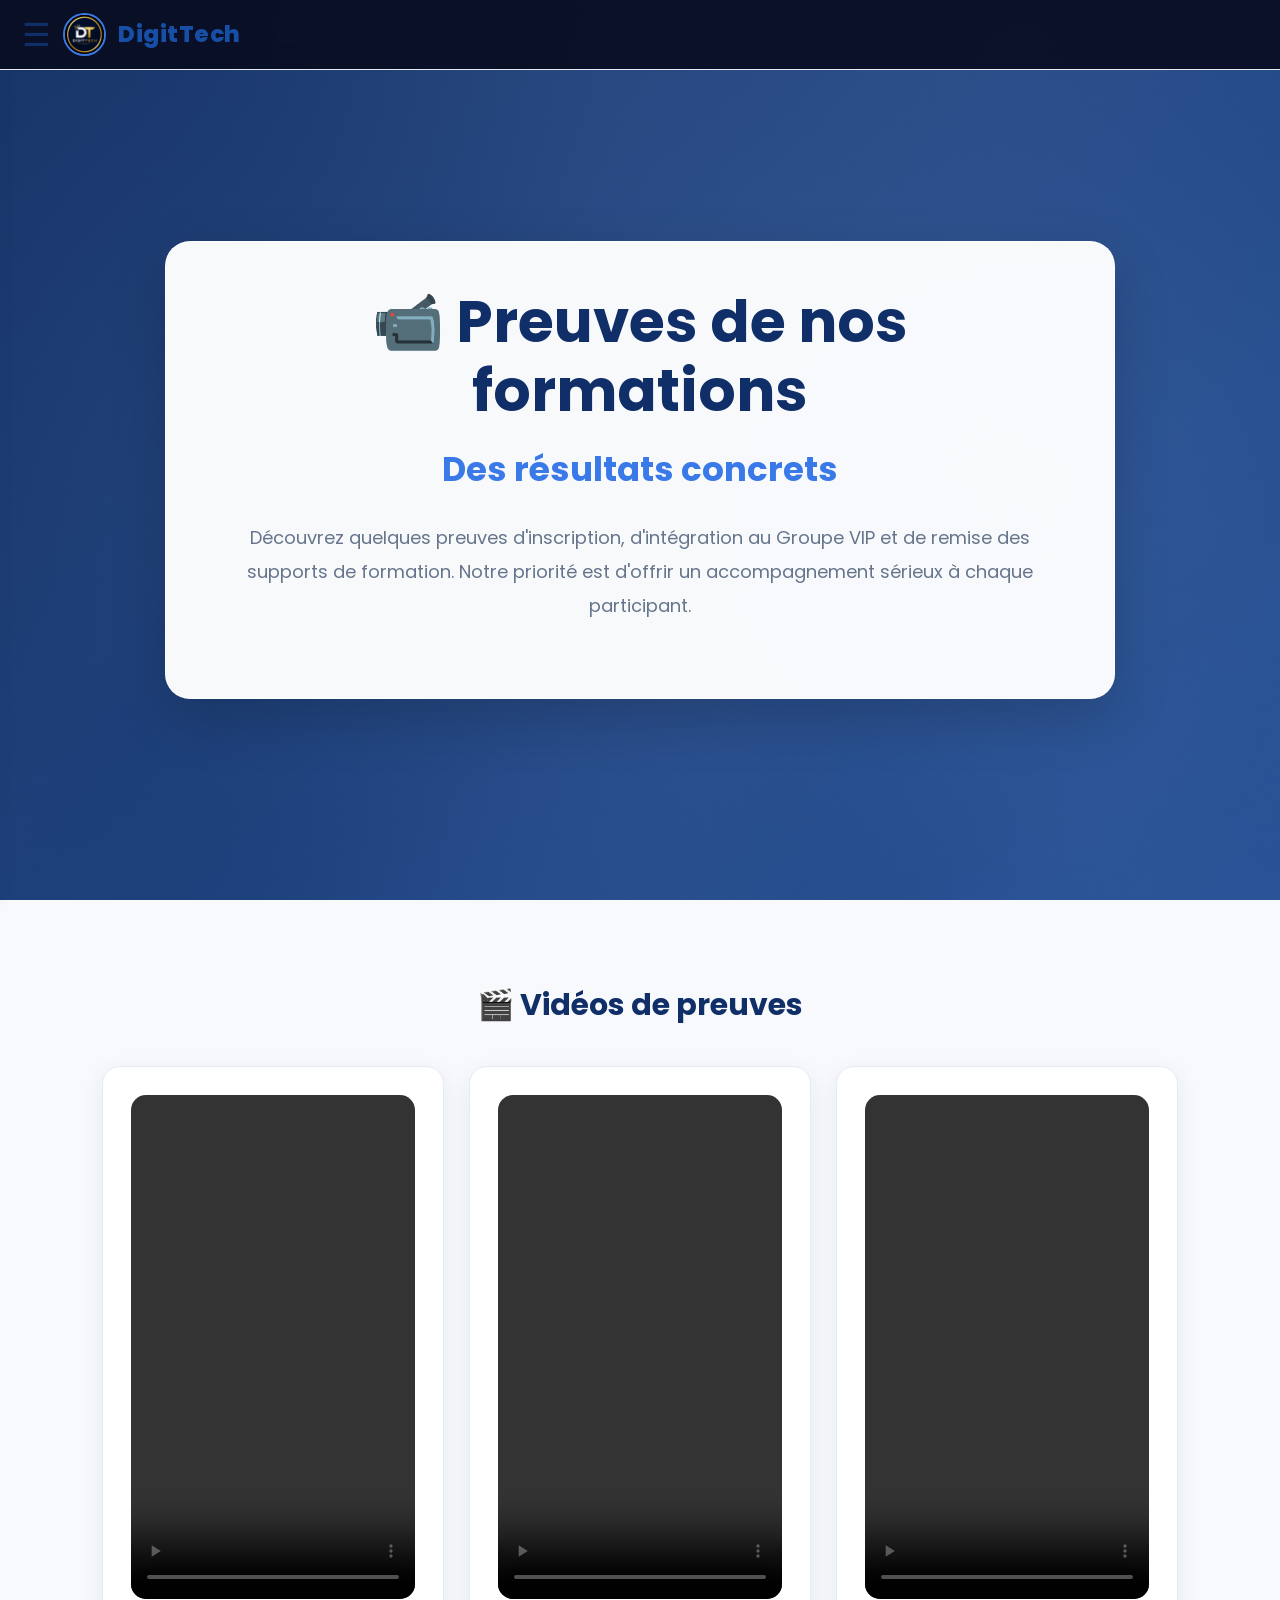
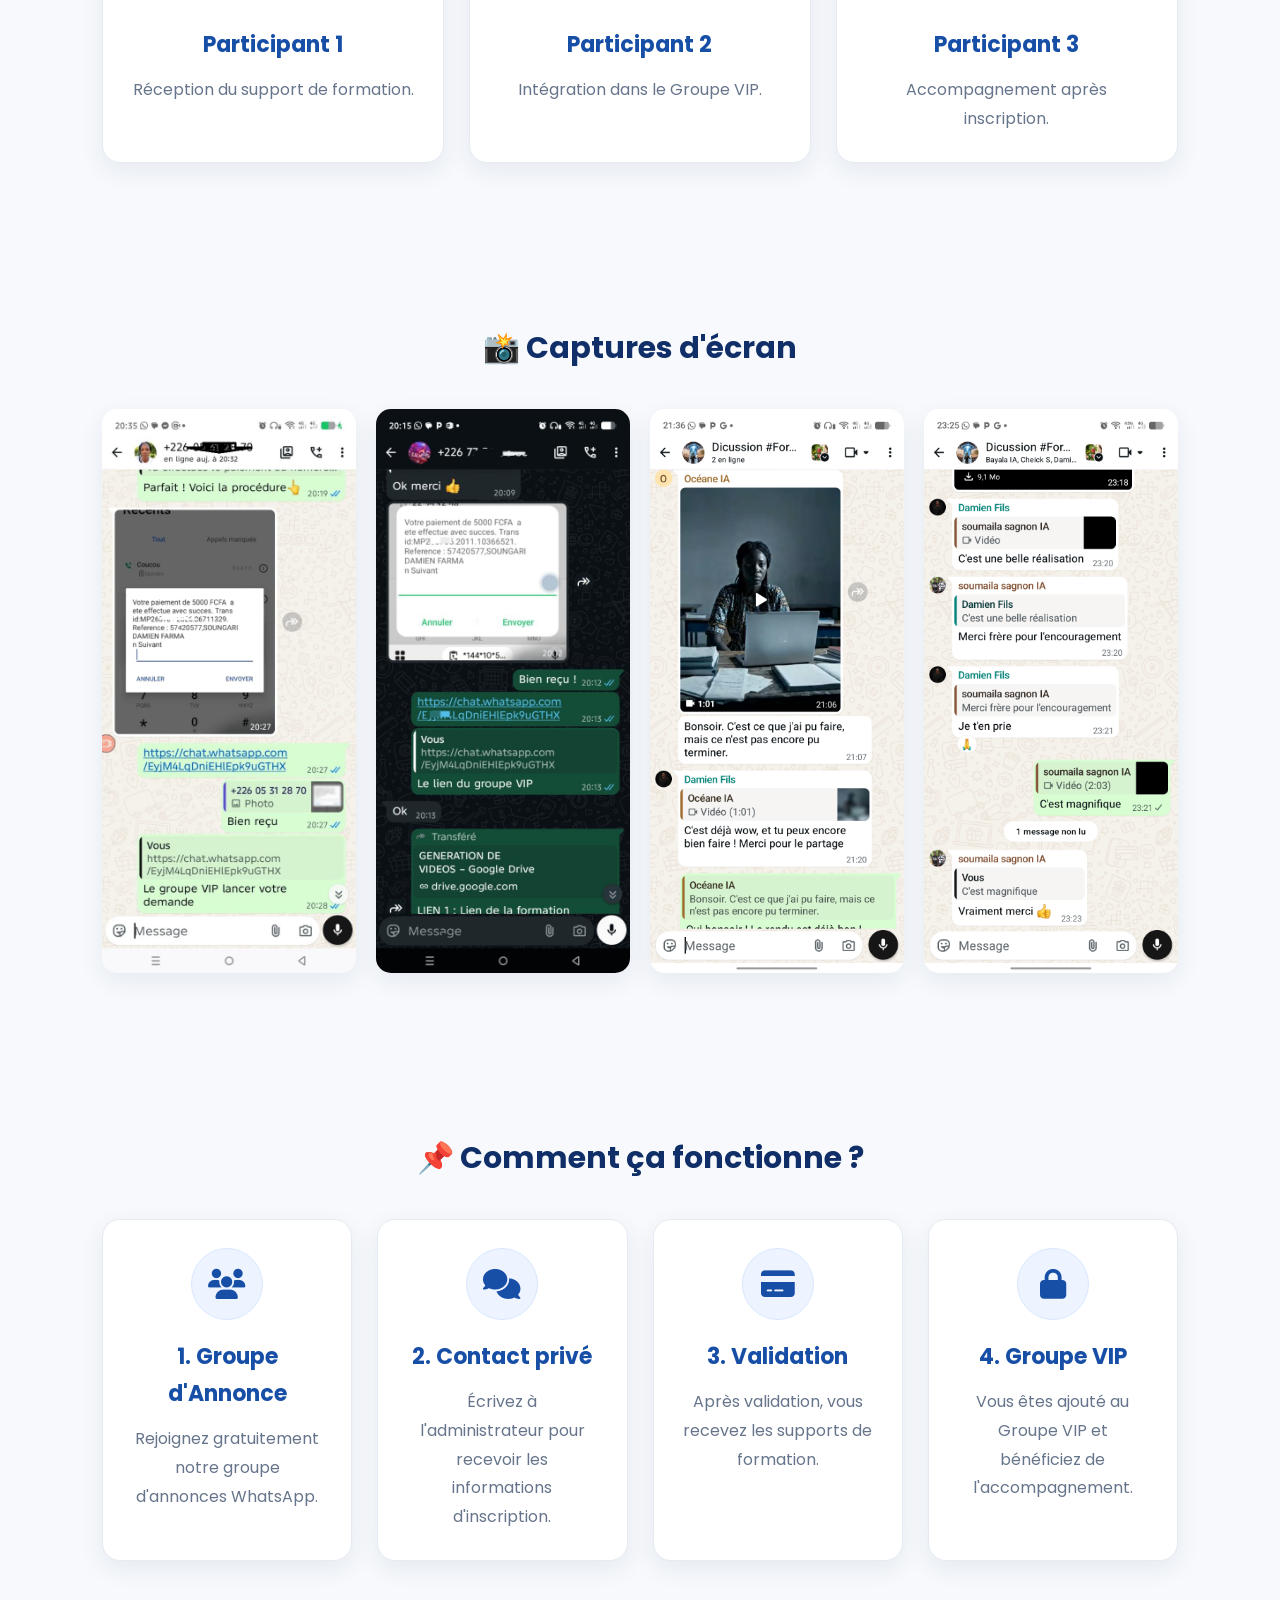
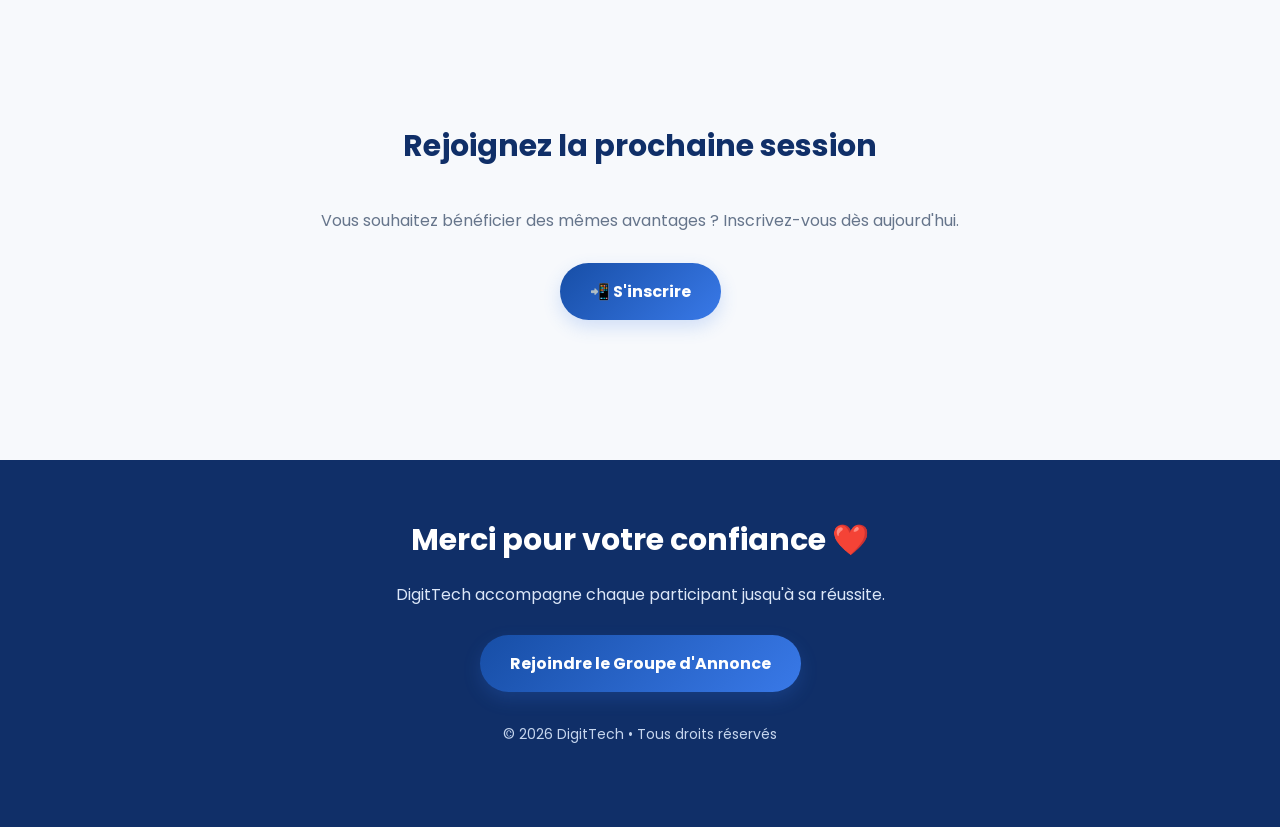
<file: preuves.html>
<!DOCTYPE html>  <html lang="fr">  <head>  <meta charset="UTF-8">  
<meta name="viewport" content="width=device-width, initial-scale=1.0">  <title>Preuves | DigitTech</title>  <link rel="stylesheet" href="style.css">  <link rel="preconnect" href="https://fonts.googleapis.com">  <link rel="preconnect" href="https://fonts.gstatic.com" crossorigin>  <link href="https://fonts.googleapis.com/css2?family=Poppins:wght@300;400;600;700;800&display=swap" rel="stylesheet">  <link rel="stylesheet"  
href="https://cdnjs.cloudflare.com/ajax/libs/font-awesome/6.7.2/css/all.min.css">  </head>  <body>  <header>  <nav class="navbar">  <div class="left-part">  <button class="menu-btn" onclick="toggleMenu()">  
☰  
</button>  <img src="logo.png" class="logo-img" alt="Logo">  <div class="logo-text">  
DigitTech  
</div>  </div>  </nav>  <!-- MENU -->  <div id="sideMenu" class="side-menu">  <a href="index.html"> Accueil</a>

<a href="formation.html"> Formation</a>

<a href="groupe-vip.html"> Groupe VIP</a>

<a href="preuves.html"> Preuves</a>

<a href="avis.html"> Avis</a>

<a href="bonus.html"> Bonus</a>

<a href="faq.html"> FAQ</a>

<a href="contact.html"> Contact</a>

</div>  </header>  <section class="hero">  <div class="overlay">  <h1>📹 Preuves de nos formations</h1>  <h2>Des résultats concrets</h2>  <p>  Découvrez quelques preuves d'inscription, d'intégration au Groupe VIP et de remise des supports de formation.

Notre priorité est d'offrir un accompagnement sérieux à chaque participant.

</p>  </div>  </section>  <!-- ================= VIDEOS ================= -->  <section>  <h2>🎬 Vidéos de preuves</h2>  <div class="cards">  <div class="card">  
    <video controls>  
        <source src="recep.mp4" type="video/mp4">  
    </video>  

    <h3>Participant 1</h3>  

    <p>Réception du support de formation.</p>  
</div>  

<div class="card">  
    <video controls>  
        <source src="integra.mp4" type="video/mp4">  
    </video>  

    <h3>Participant 2</h3>  

    <p>Intégration dans le Groupe VIP.</p>  
</div>  

<div class="card">  
    <video controls>  
        <source src="accompagnement.mp4" type="video/mp4">  
    </video>  

    <h3>Participant 3</h3>  

    <p>Accompagnement après inscription.</p>  
</div>

</div>  </section>  <!-- ================= CAPTURES ================= -->  <section>  <h2>📸 Captures d'écran</h2>  <div class="gallery">  <img src="preuve1.jpg" alt="Preuve 1">  <img src="preuve2.jpg" alt="Preuve 2">  <img src="preuve3.jpg" alt="Preuve 3">  <img src="part2.jpg" alt="Preuve 4">  </div>  </section>  <!-- ================= ETAPES ================= -->  <section>  <h2>📌 Comment ça fonctionne ?</h2>  <div class="cards">  <div class="card">  <i class="fa-solid fa-users"></i>

<h3>1. Groupe d'Annonce</h3>  <p>  Rejoignez gratuitement notre groupe d'annonces WhatsApp.

</p>  </div>  <div class="card">  <i class="fa-solid fa-comments"></i>

<h3>2. Contact privé</h3>  <p>  Écrivez à l'administrateur pour recevoir les informations d'inscription.

</p>  </div>  <div class="card">  <i class="fa-solid fa-credit-card"></i>

<h3>3. Validation</h3>  <p>  Après validation, vous recevez les supports de formation.

</p>  </div>  <div class="card">  <i class="fa-solid fa-lock"></i>

<h3>4. Groupe VIP</h3>  <p>  Vous êtes ajouté au Groupe VIP et bénéficiez de l'accompagnement.

</p>  </div>  </div>  </section>  <!-- ================= BOUTON ================= -->  <section style="text-align:center;">  <h2> Rejoignez la prochaine session</h2>  <p>  Vous souhaitez bénéficier des mêmes avantages ?

Inscrivez-vous dès aujourd'hui.

</p>  <br>  <a class="btn"

href="https://wa.me/22657420577?text=Bonjour%20DigitTech%20!%20Je%20souhaite%20m'inscrire%20à%20une%20formation.%20Merci%20de%20m'indiquer%20la%20procédure."

target="_blank">

📲 S'inscrire

</a>  </section>  <footer>  <h2>Merci pour votre confiance ❤️</h2>  <p>  DigitTech accompagne chaque participant jusqu'à sa réussite.

</p>  <a class="btn"

href="https://chat.whatsapp.com/JlaxVI8kq6m8McZjeliCpW?s=cl&p=a&mlu=4&ilr=4&iam=0"

target="_blank">

Rejoindre le Groupe d'Annonce

</a>  <p class="copy">  © 2026 DigitTech • Tous droits réservés

</p>  </footer>  <a class="floating"

href="https://chat.whatsapp.com/JlaxVI8kq6m8McZjeliCpW?s=cl&p=a&mlu=4&ilr=4&iam=0"

target="_blank">

<i class="fa-brands fa-whatsapp"></i>

</a>  <script src="script.js"></script>  </body>  
</html>
</file>
<file: style.css>
/* ==========================================
   DIGITTECH - STYLE.CSS
   DESIGN CLEAN & MODERN
   Bleu / Blanc / Professionnel
========================================== */

/* =========================
   1. VARIABLES ET RESET
========================= */

:root{
  --primary:#174EA6;
  --primary-dark:#102F68;
  --blue:#3979E8;
  --cyan:#46C6E8;
  --background:#F7F9FC;
  --surface:#FFFFFF;
  --text:#18253B;
  --muted:#66758B;
  --border:#E6EBF2;
  --green:#25D366;
  --shadow:0 8px 25px rgba(20,50,90,.08);
  --radius:18px;
}

*{
  margin:0;
  padding:0;
  box-sizing:border-box;
  scroll-behavior:smooth;
  font-family:'Poppins',sans-serif;
}

body{
  background:var(--background);
  color:var(--text);
  overflow-x:hidden;
  line-height:1.7;
}

body::before{
  content:none;
}

img{
  max-width:100%;
  height:auto;
}

a{
  text-decoration:none;
  transition:.3s;
}

button{
  font-family:inherit;
}

h1,h2,h3,h4{
  font-weight:700;
}

p{
  line-height:1.8;
}

/* =========================
   2. HEADER
========================= */

.navbar{
  position:fixed;
  top:0;
  left:0;
  width:100%;
  height:70px;
  display:flex;
  align-items:center;
  justify-content:space-between;
  padding:0 22px;
  background:rgba(255,255,255,.96);
  backdrop-filter:blur(12px);
  border-bottom:1px solid var(--border);
  z-index:999;
  box-shadow:0 3px 15px rgba(20,50,90,.05);
}

.left-part{
  display:flex;
  align-items:center;
  gap:12px;
}

.logo-img{
  width:43px;
  height:43px;
  border-radius:50%;
  object-fit:cover;
  border:2px solid var(--blue);
}

.logo-text{
  font-size:23px;
  font-weight:800;
  color:var(--primary);
  letter-spacing:.5px;
}

.menu-btn{
  border:none;
  background:transparent;
  color:var(--primary-dark);
  font-size:32px;
  cursor:pointer;
  transition:.3s;
}

.menu-btn:hover{
  color:var(--blue);
  transform:scale(1.08);
}

/* =========================
   3. MENU LATÉRAL
========================= */

.side-menu{
  position:fixed;
  top:70px;
  left:-290px;
  width:275px;
  height:calc(100vh - 70px);
  background:#FFFFFF;
  transition:.35s ease;
  overflow-y:auto;
  padding:15px 0 40px;
  z-index:998;
  box-shadow:5px 0 25px rgba(20,50,90,.12);
  border-right:1px solid var(--border);
}

.side-menu.active{
  left:0;
}

.side-menu a{
  display:block;
  padding:16px 25px;
  color:var(--text);
  font-size:16px;
  font-weight:600;
  border-bottom:1px solid #F0F3F8;
  transition:.3s;
}

.side-menu a:hover{
  background:#EDF4FF;
  color:var(--primary);
  padding-left:35px;
}

/* =========================
   4. VIDÉO D'ACCUEIL
========================= */

.video-accueil{
  width:100%;
  max-width:1000px;
  margin:20px auto;
  padding:0 15px;
}

.video-accueil video{
  width:100%;
  aspect-ratio:16/9;
  border-radius:20px;
  display:block;
  background:#EAF0F8;
  box-shadow:var(--shadow);
}

/* =========================
   5. HERO / ACCUEIL
========================= */

.hero{
  min-height:100vh;
  display:flex;
  justify-content:center;
  align-items:center;
  padding:110px 20px 70px;
  background:
    linear-gradient(135deg,rgba(16,47,104,.90),rgba(23,78,166,.78)),
    url("banniere.jpg") center/cover no-repeat;
}

.overlay{
  width:100%;
  max-width:950px;
  padding:45px;
  background:rgba(255,255,255,.97);
  border:1px solid rgba(255,255,255,.7);
  border-radius:25px;
  text-align:center;
  box-shadow:0 20px 55px rgba(0,0,0,.18);
}

.overlay h1{
  font-size:clamp(35px,6vw,58px);
  color:var(--primary-dark);
  margin-bottom:15px;
  line-height:1.2;
}

.overlay h2{
  font-size:clamp(23px,4vw,34px);
  color:var(--blue);
  margin-bottom:22px;
}

.overlay p{
  font-size:18px;
  line-height:1.9;
  margin-bottom:30px;
  color:var(--muted);
}

/* =========================
   6. BOUTONS
========================= */

.btn{
  display:inline-block;
  padding:15px 30px;
  border-radius:50px;
  background:linear-gradient(135deg,var(--primary),var(--blue));
  text-decoration:none;
  color:#FFFFFF;
  font-size:16px;
  font-weight:700;
  transition:.3s;
  border:none;
  cursor:pointer;
  box-shadow:0 7px 18px rgba(57,121,232,.20);
}

.btn:hover{
  transform:translateY(-4px);
  box-shadow:0 12px 25px rgba(57,121,232,.28);
  background:var(--primary-dark);
}

/* =========================
   7. SECTIONS
========================= */

section{
  padding:80px 8%;
}

section h2{
  font-size:30px;
  text-align:center;
  color:var(--primary-dark);
  margin-bottom:35px;
}

section p{
  color:var(--muted);
}

/* =========================
   8. CARTES
========================= */

.cards{
  display:grid;
  grid-template-columns:repeat(auto-fit,minmax(250px,1fr));
  gap:25px;
  margin-top:35px;
}

.card{
  background:var(--surface);
  padding:28px;
  border-radius:var(--radius);
  text-align:center;
  cursor:pointer;
  transition:.3s;
  border:1px solid var(--border);
  box-shadow:var(--shadow);
}

.card:hover{
  transform:translateY(-7px);
  box-shadow:0 15px 35px rgba(20,50,90,.12);
  border-color:#BDD2F5;
}

.card h3{
  font-size:22px;
  margin-bottom:13px;
  color:var(--primary);
}

.card p{
  font-size:16px;
  color:var(--muted);
  line-height:1.8;
}

/* Icônes */

.card i{
  width:72px;
  height:72px;
  margin:0 auto 18px;
  display:flex;
  align-items:center;
  justify-content:center;
  font-size:30px;
  color:var(--primary);
  background:#EDF4FF;
  border:1px solid #D9E7FF;
  border-radius:50%;
  transition:.3s;
}

.card:hover i{
  background:var(--primary);
  color:#FFFFFF;
  transform:translateY(-3px);
}

/* =========================
   9. FORMATION
========================= */

.formation{
  text-align:center;
}

.formation h2{
  margin-bottom:15px;
}

.formation p{
  max-width:850px;
  margin:auto;
  font-size:17px;
  color:var(--muted);
}

/* =========================
   10. VIP
========================= */

.vip{
  text-align:center;
}

.vip img{
  width:100%;
  max-width:900px;
  margin:20px auto;
  display:block;
  border-radius:20px;
  border:1px solid var(--border);
  box-shadow:var(--shadow);
}

/* =========================
   11. VIDÉOS DANS LES CARTES
========================= */

.card video{
  width:100%;
  aspect-ratio:9/16;
  object-fit:cover;
  border-radius:15px;
  background:#EAF0F8;
  margin-bottom:18px;
}

.video-box{
  display:flex;
  justify-content:center;
  margin:25px 0;
}

.demo-video{
  width:320px;
  max-width:100%;
  aspect-ratio:9/16;
  object-fit:cover;
  border-radius:18px;
  border:1px solid var(--border);
  box-shadow:var(--shadow);
}

/* =========================
   12. GALERIES
========================= */

.gallery{
  display:grid;
  grid-template-columns:repeat(auto-fit,minmax(220px,1fr));
  gap:20px;
  margin-top:30px;
}

.gallery img{
  width:100%;
  border-radius:15px;
  cursor:pointer;
  transition:.3s;
  box-shadow:var(--shadow);
}

.gallery img:hover{
  transform:scale(1.025);
  box-shadow:0 12px 25px rgba(20,50,90,.15);
}

/* =========================
   13. AVIS
========================= */

.avis .card{
  font-style:italic;
}

.avis .card h3{
  color:var(--primary);
}

.avis .card p{
  margin-top:12px;
}

/* =========================
   14. BONUS
========================= */

.bonus{
  display:grid;
  grid-template-columns:repeat(auto-fit,minmax(230px,1fr));
  gap:25px;
}

.bonus .card{
  background:#FFFFFF;
}

/* =========================
   15. STATISTIQUES
========================= */

.stats{
  display:grid;
  grid-template-columns:repeat(auto-fit,minmax(170px,1fr));
  gap:20px;
  margin-top:40px;
}

.stats div{
  background:#FFFFFF;
  padding:28px 20px;
  border:1px solid var(--border);
  border-radius:18px;
  text-align:center;
  transition:.3s;
  box-shadow:var(--shadow);
}

.stats div:hover{
  transform:translateY(-5px);
  border-color:#BDD2F5;
}

.stats h1{
  font-size:40px;
  color:var(--primary);
  margin-bottom:8px;
}

.stats p{
  font-size:15px;
  color:var(--muted);
}

/* =========================
   16. FOOTER
========================= */

footer{
  margin-top:60px;
  background:var(--primary-dark);
  padding:55px 25px;
  text-align:center;
  color:#FFFFFF;
}

footer h2{
  font-size:30px;
  margin-bottom:15px;
  color:#FFFFFF;
}

footer p{
  max-width:850px;
  margin:auto;
  line-height:1.8;
  font-size:16px;
  margin-bottom:25px;
  color:#DCE7F8;
}

.copy{
  margin-top:30px;
  font-size:14px;
  color:#C6D6EE;
}

/* =========================
   17. WHATSAPP FLOTTANT
========================= */

.floating{
  position:fixed;
  bottom:22px;
  right:22px;
  width:58px;
  height:58px;
  border-radius:50%;
  background:var(--green);
  display:flex;
  justify-content:center;
  align-items:center;
  font-size:29px;
  color:#FFFFFF;
  text-decoration:none;
  box-shadow:0 6px 20px rgba(37,211,102,.30);
  animation:pulse 2s infinite;
  z-index:999;
}

@keyframes pulse{
  0%,100%{transform:scale(1);}
  50%{transform:scale(1.07);}
}

/* =========================
   18. ANIMATIONS
========================= */

.hidden{
  opacity:0;
  transform:translateY(25px);
  transition:all .7s ease;
}

.show{
  opacity:1;
  transform:translateY(0);
}

/* =========================
   19. MODALES
========================= */

.modal{
  display:none;
  position:fixed;
  z-index:9999;
  left:0;
  top:0;
  width:100%;
  height:100%;
  background:rgba(12,30,60,.65);
  backdrop-filter:blur(5px);
  overflow:auto;
}

.modal-content{
  background:#FFFFFF;
  width:90%;
  max-width:850px;
  margin:45px auto;
  padding:32px;
  border-radius:22px;
  color:var(--text);
  animation:zoom .3s;
  box-shadow:0 15px 45px rgba(0,0,0,.18);
  max-height:88vh;
  overflow-y:auto;
}

.close{
  float:right;
  font-size:34px;
  cursor:pointer;
  font-weight:bold;
  color:var(--muted);
  transition:.3s;
}

.close:hover{
  color:#E53935;
  transform:rotate(90deg);
}

@keyframes zoom{
  from{transform:scale(.94);opacity:0;}
  to{transform:scale(1);opacity:1;}
}

.modal h2{
  color:var(--primary-dark);
  margin-bottom:20px;
  text-align:center;
  font-size:29px;
}

.modal h3{
  margin-top:22px;
  margin-bottom:12px;
  color:var(--primary);
}

.modal p{
  line-height:1.9;
  color:var(--muted);
  margin-bottom:14px;
}

.modal ul{
  margin-left:23px;
  line-height:2;
  color:var(--text);
}

.modal li{
  margin-bottom:7px;
}

.modal video,
.modal img{
  width:100%;
  margin-top:18px;
  border-radius:15px;
  box-shadow:var(--shadow);
}

/* =========================
   20. FAQ
========================= */

.faq{
  max-width:950px;
  margin:auto;
}

.faq-item{
  background:#FFFFFF;
  border:1px solid var(--border);
  border-left:4px solid var(--blue);
  padding:22px;
  margin-bottom:18px;
  border-radius:15px;
  transition:.3s;
  box-shadow:var(--shadow);
}

.faq-item:hover{
  border-left-color:var(--primary-dark);
  transform:translateY(-3px);
}

.faq-item h3{
  font-size:19px;
  margin-bottom:12px;
  color:var(--primary-dark);
}

.faq-item i{
  color:var(--blue);
  margin-right:10px;
}

.faq-item p{
  font-size:16px;
  line-height:1.9;
  color:var(--muted);
  text-align:justify;
}

/* =========================
   21. CONTACT
========================= */

.contact{
  max-width:850px;
  margin:auto;
}

.contact form{
  display:flex;
  flex-direction:column;
  gap:18px;
}

.contact input,
.contact textarea{
  padding:16px;
  background:#FFFFFF;
  border:1px solid var(--border);
  border-radius:12px;
  color:var(--text);
  font-size:16px;
  outline:none;
  width:100%;
}

.contact textarea{
  min-height:160px;
  resize:vertical;
}

.contact input:focus,
.contact textarea:focus{
  border-color:var(--blue);
  box-shadow:0 0 0 3px rgba(57,121,232,.10);
}

.contact button{
  border:none;
  cursor:pointer;
}

/* =========================
   22. RÉSEAUX SOCIAUX
========================= */

.socials{
  display:flex;
  justify-content:center;
  gap:16px;
  margin-top:25px;
  flex-wrap:wrap;
}

.socials a{
  width:52px;
  height:52px;
  display:flex;
  align-items:center;
  justify-content:center;
  border-radius:50%;
  background:#EDF4FF;
  font-size:23px;
  color:var(--primary);
  transition:.3s;
}

.socials a:hover{
  background:var(--primary);
  color:#FFFFFF;
  transform:translateY(-5px);
}

/* =========================
   23. PREUVES
========================= */

.proof-grid{
  display:grid;
  grid-template-columns:repeat(auto-fit,minmax(270px,1fr));
  gap:20px;
  margin-top:30px;
}

.proof-grid img,
.proof-grid video{
  width:100%;
  border-radius:15px;
  box-shadow:var(--shadow);
  transition:.3s;
}

.proof-grid img:hover,
.proof-grid video:hover{
  transform:scale(1.02);
}

/* =========================
   24. BADGES
========================= */

.badge{
  display:inline-block;
  padding:7px 16px;
  border-radius:30px;
  background:#EAF2FF;
  color:var(--primary);
  font-weight:700;
  font-size:13px;
  margin-bottom:15px;
  border:1px solid #D9E7FF;
}

/* =========================
   25. TABLEAUX
========================= */

table{
  width:100%;
  border-collapse:collapse;
  margin-top:25px;
  overflow:hidden;
  border-radius:12px;
  background:#FFFFFF;
}

table th{
  background:var(--primary);
  color:#FFFFFF;
  padding:15px;
  font-size:16px;
}

table td{
  background:#FFFFFF;
  padding:14px;
  border-bottom:1px solid var(--border);
  color:var(--text);
}

table tr:hover td{
  background:#F1F6FF;
}

/* =========================
   26. TIMELINE
========================= */

.timeline{
  position:relative;
  max-width:900px;
  margin:auto;
}

.timeline::before{
  content:"";
  position:absolute;
  left:50%;
  width:3px;
  height:100%;
  background:#C7D9F7;
}

.timeline-item{
  position:relative;
  width:50%;
  padding:22px;
}

.timeline-item:nth-child(odd){
  left:0;
}

.timeline-item:nth-child(even){
  left:50%;
}

.timeline-content{
  background:#FFFFFF;
  padding:23px;
  border:1px solid var(--border);
  border-radius:16px;
  box-shadow:var(--shadow);
}

/* =========================
   27. ALERTES
========================= */

.success,
.warning,
.danger{
  padding:16px;
  border-radius:12px;
  margin:18px 0;
  color:#FFFFFF;
}

.success{background:#239B62;}
.warning{background:#E89B20;}
.danger{background:#D94343;}

/* =========================
   28. LOADER
========================= */

.loader{
  width:48px;
  height:48px;
  border:5px solid #E6EBF2;
  border-top:5px solid var(--blue);
  border-radius:50%;
  animation:spin 1s linear infinite;
  margin:auto;
}

@keyframes spin{
  100%{transform:rotate(360deg);}
}

/* =========================
   29. SCROLLBAR
========================= */

::-webkit-scrollbar{
  width:8px;
}

::-webkit-scrollbar-track{
  background:#F0F3F8;
}

::-webkit-scrollbar-thumb{
  background:#B6C9E8;
  border-radius:20px;
}

::-webkit-scrollbar-thumb:hover{
  background:var(--blue);
}

/* =========================
   30. SÉLECTION
========================= */

::selection{
  background:#D8E7FF;
  color:var(--primary-dark);
}

/* =========================
   31. UTILITAIRES
========================= */

.shadow{
  box-shadow:var(--shadow);
}

.rounded{
  border-radius:20px;
}

.text-center{
  text-align:center;
}

.mt-20{margin-top:20px;}
.mt-40{margin-top:40px;}
.mb-20{margin-bottom:20px;}
.mb-40{margin-bottom:40px;}
.pt-40{padding-top:40px;}
.pb-40{padding-bottom:40px;}

/* =========================
   32. RESPONSIVE TABLETTE
========================= */

@media(max-width:992px){

  section{
    padding:70px 6%;
  }

  .timeline::before{
    left:20px;
  }

  .timeline-item{
    width:100%;
    left:0!important;
    padding-left:55px;
  }
}

/* =========================
   33. RESPONSIVE MOBILE
========================= */

@media(max-width:768px){

  .navbar{
    height:60px;
    padding:0 15px;
  }

  .logo-img{
    width:37px;
    height:37px;
  }

  .logo-text{
    font-size:20px;
  }

  .menu-btn{
    font-size:29px;
  }

  .side-menu{
    top:60px;
    height:calc(100vh - 60px);
    width:260px;
  }

  .side-menu a{
    font-size:16px;
    padding:15px 22px;
  }

  .hero{
    min-height:auto;
    padding:95px 15px 55px;
  }

  .overlay{
    padding:28px 20px;
    border-radius:20px;
  }

  .overlay h1{
    font-size:36px;
  }

  .overlay h2{
    font-size:24px;
  }

  .overlay p{
    font-size:16px;
  }

  section{
    padding:55px 18px;
  }

  section h2{
    font-size:25px;
    margin-bottom:28px;
  }

  .cards{
    grid-template-columns:1fr;
    gap:18px;
  }

  .card{
    padding:22px;
  }

  .card h3{
    font-size:21px;
  }

  .card p{
    font-size:15px;
  }

  .card i{
    width:62px;
    height:62px;
    font-size:26px;
  }

  .stats{
    grid-template-columns:repeat(2,1fr);
    gap:12px;
  }

  .stats div{
    padding:22px 12px;
  }

  .stats h1{
    font-size:32px;
  }

  .stats p{
    font-size:13px;
  }

  .gallery{
    grid-template-columns:repeat(2,1fr);
    gap:12px;
  }

  .modal-content{
    width:94%;
    padding:22px 17px;
    margin:25px auto;
    max-height:92vh;
  }

  .modal h2{
    font-size:24px;
  }

  .modal h3{
    font-size:19px;
  }

  .faq-item{
    padding:18px;
  }

  .faq-item h3{
    font-size:17px;
  }

  .faq-item p{
    font-size:15px;
  }

  .socials{
    gap:12px;
  }

  footer{
    padding:40px 18px;
  }

  footer h2{
    font-size:25px;
  }

  footer p{
    font-size:15px;
  }

  .floating{
    width:54px;
    height:54px;
    right:15px;
    bottom:15px;
    font-size:26px;
  }

  .btn{
    padding:14px 23px;
    font-size:15px;
  }

  .timeline-item{
    padding-left:48px;
  }
}

/* =========================
   34. PETITS ÉCRANS
========================= */

@media(max-width:480px){

  .logo-text{
    font-size:18px;
  }

  .overlay h1{
    font-size:31px;
  }

  .overlay h2{
    font-size:21px;
  }

  .overlay p{
    font-size:15px;
  }

  .gallery{
    grid-template-columns:1fr;
  }

  .stats{
    grid-template-columns:repeat(2,1fr);
  }

  .btn{
    width:100%;
    text-align:center;
  }

  .video-accueil{
    padding:0 10px;
  }

  .demo-video{
    width:100%;
    max-width:300px;
  }

  table{
    font-size:13px;
  }

  table th,
  table td{
    padding:10px 7px;
  }
}

/* =========================
   35. ACCESSIBILITÉ
========================= */

button:focus-visible,
a:focus-visible,
input:focus-visible,
textarea:focus-visible{
  outline:3px solid var(--cyan);
  outline-offset:3px;
}

/* Respect des préférences de mouvement */

@media(prefers-reduced-motion:reduce){
  *,
  *::before,
  *::after{
    scroll-behavior:auto!important;
    animation-duration:.01ms!important;
    animation-iteration-count:1!important;
    transition-duration:.01ms!important;
  }
}
</file>
